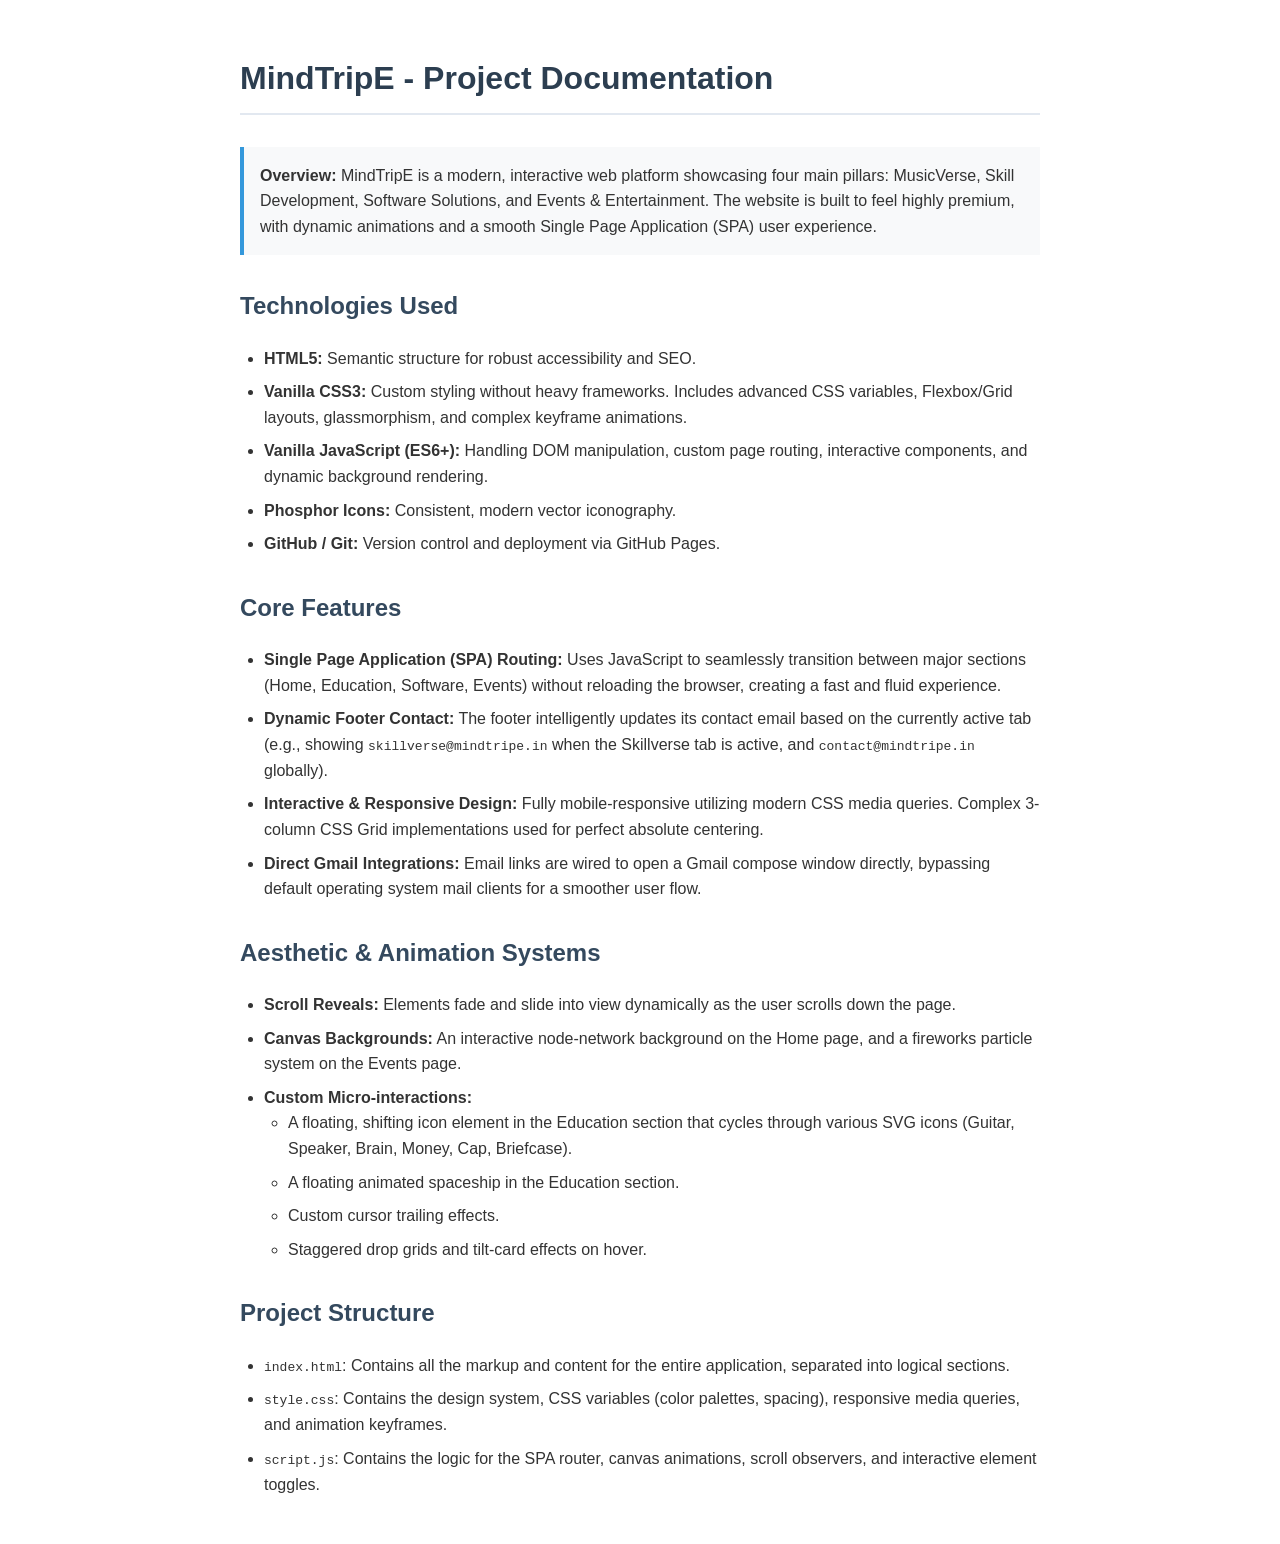
<file: Project_Report.html>
<!DOCTYPE html>
<html lang="en">
<head>
    <meta charset="UTF-8">
    <meta name="viewport" content="width=device-width, initial-scale=1.0">
    <title>MindTripE Project Documentation</title>
    <style>
        body {
            font-family: 'Segoe UI', Tahoma, Geneva, Verdana, sans-serif;
            line-height: 1.6;
            color: #333;
            max-width: 800px;
            margin: 0 auto;
            padding: 2rem;
        }
        h1 {
            color: #2c3e50;
            border-bottom: 2px solid #e2e8f0;
            padding-bottom: 0.5rem;
            margin-bottom: 2rem;
        }
        h2 {
            color: #34495e;
            margin-top: 2rem;
        }
        ul {
            padding-left: 1.5rem;
        }
        li {
            margin-bottom: 0.5rem;
        }
        .highlight {
            background-color: #f8f9fa;
            padding: 1rem;
            border-left: 4px solid #3498db;
            margin: 1rem 0;
        }
        @media print {
            body {
                padding: 0;
            }
        }
    </style>
</head>
<body>

    <h1>MindTripE - Project Documentation</h1>

    <div class="highlight">
        <strong>Overview:</strong> MindTripE is a modern, interactive web platform showcasing four main pillars: MusicVerse, Skill Development, Software Solutions, and Events & Entertainment. The website is built to feel highly premium, with dynamic animations and a smooth Single Page Application (SPA) user experience.
    </div>

    <h2>Technologies Used</h2>
    <ul>
        <li><strong>HTML5:</strong> Semantic structure for robust accessibility and SEO.</li>
        <li><strong>Vanilla CSS3:</strong> Custom styling without heavy frameworks. Includes advanced CSS variables, Flexbox/Grid layouts, glassmorphism, and complex keyframe animations.</li>
        <li><strong>Vanilla JavaScript (ES6+):</strong> Handling DOM manipulation, custom page routing, interactive components, and dynamic background rendering.</li>
        <li><strong>Phosphor Icons:</strong> Consistent, modern vector iconography.</li>
        <li><strong>GitHub / Git:</strong> Version control and deployment via GitHub Pages.</li>
    </ul>

    <h2>Core Features</h2>
    <ul>
        <li><strong>Single Page Application (SPA) Routing:</strong> Uses JavaScript to seamlessly transition between major sections (Home, Education, Software, Events) without reloading the browser, creating a fast and fluid experience.</li>
        <li><strong>Dynamic Footer Contact:</strong> The footer intelligently updates its contact email based on the currently active tab (e.g., showing <code>skillverse@mindtripe.in</code> when the Skillverse tab is active, and <code>contact@mindtripe.in</code> globally).</li>
        <li><strong>Interactive & Responsive Design:</strong> Fully mobile-responsive utilizing modern CSS media queries. Complex 3-column CSS Grid implementations used for perfect absolute centering.</li>
        <li><strong>Direct Gmail Integrations:</strong> Email links are wired to open a Gmail compose window directly, bypassing default operating system mail clients for a smoother user flow.</li>
    </ul>

    <h2>Aesthetic & Animation Systems</h2>
    <ul>
        <li><strong>Scroll Reveals:</strong> Elements fade and slide into view dynamically as the user scrolls down the page.</li>
        <li><strong>Canvas Backgrounds:</strong> An interactive node-network background on the Home page, and a fireworks particle system on the Events page.</li>
        <li><strong>Custom Micro-interactions:</strong> 
            <ul>
                <li>A floating, shifting icon element in the Education section that cycles through various SVG icons (Guitar, Speaker, Brain, Money, Cap, Briefcase).</li>
                <li>A floating animated spaceship in the Education section.</li>
                <li>Custom cursor trailing effects.</li>
                <li>Staggered drop grids and tilt-card effects on hover.</li>
            </ul>
        </li>
    </ul>

    <h2>Project Structure</h2>
    <ul>
        <li><code>index.html</code>: Contains all the markup and content for the entire application, separated into logical sections.</li>
        <li><code>style.css</code>: Contains the design system, CSS variables (color palettes, spacing), responsive media queries, and animation keyframes.</li>
        <li><code>script.js</code>: Contains the logic for the SPA router, canvas animations, scroll observers, and interactive element toggles.</li>
    </ul>

</body>
</html>
</file>
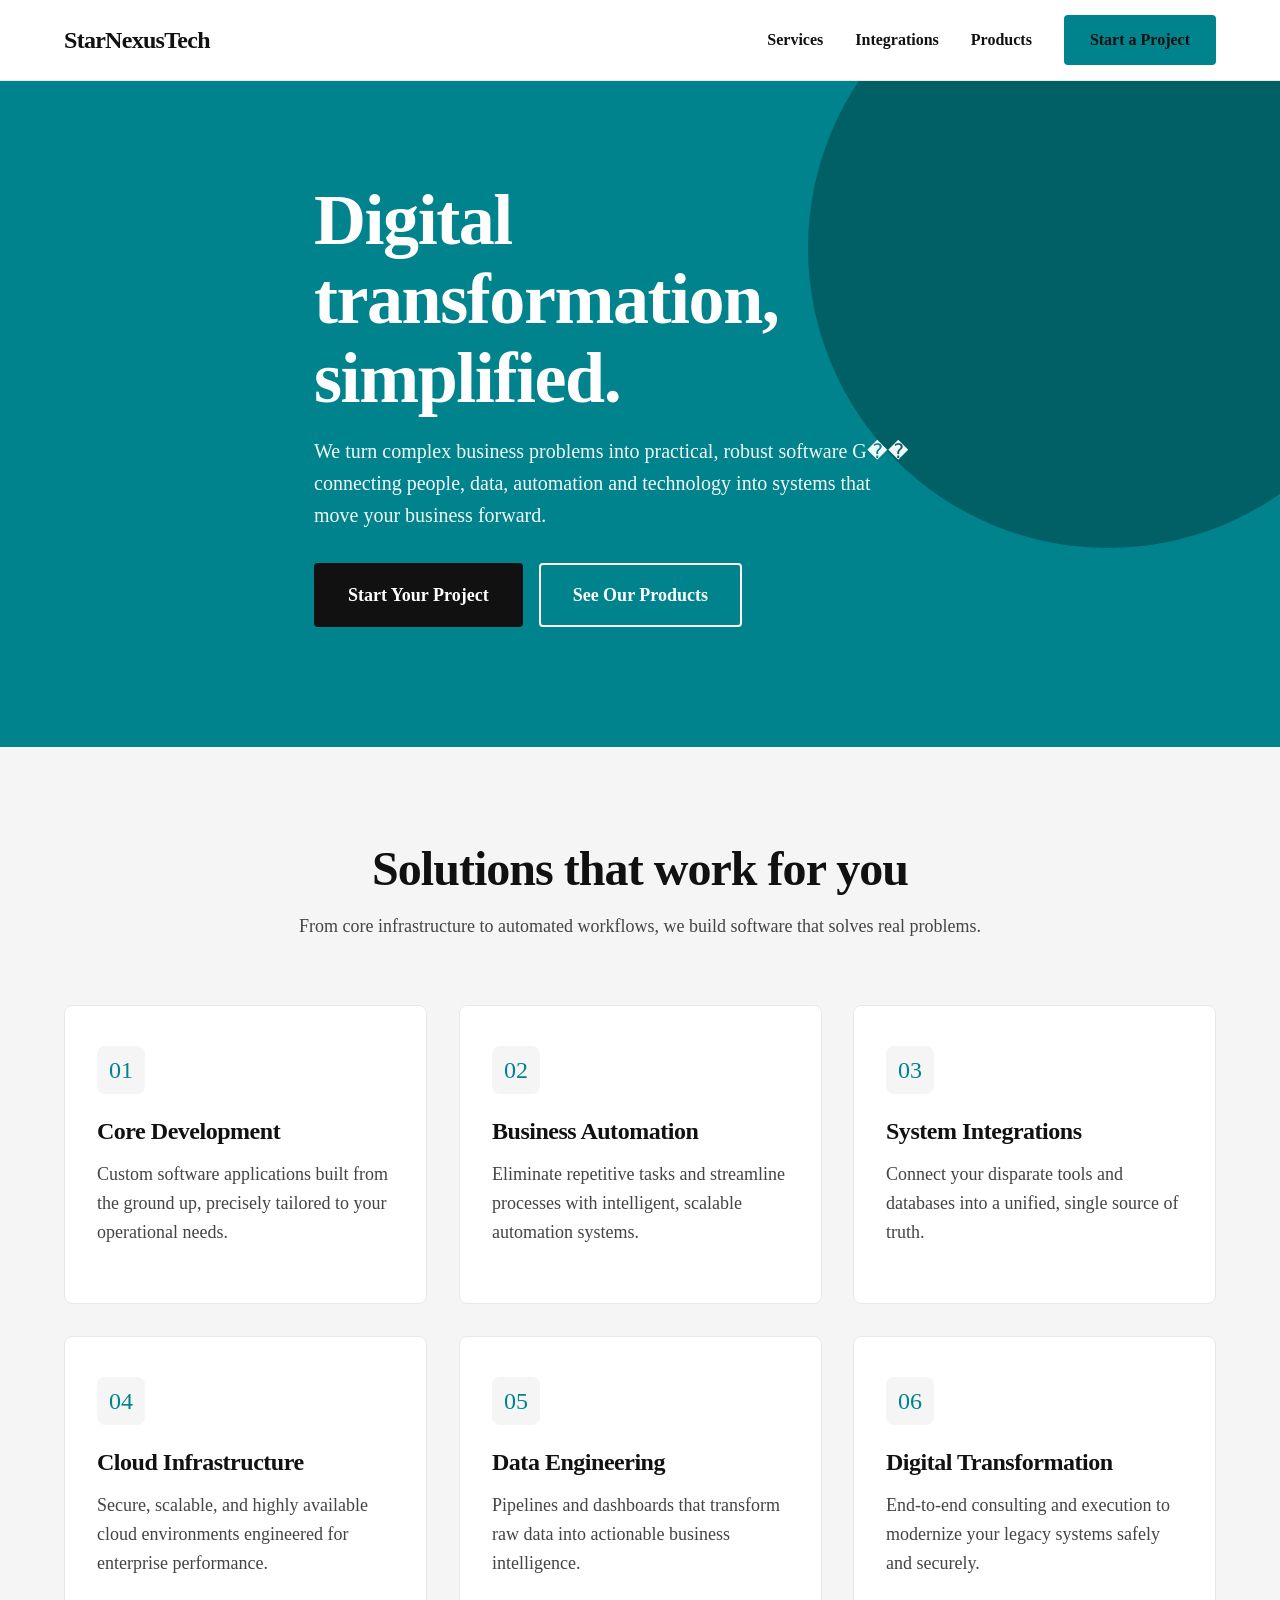
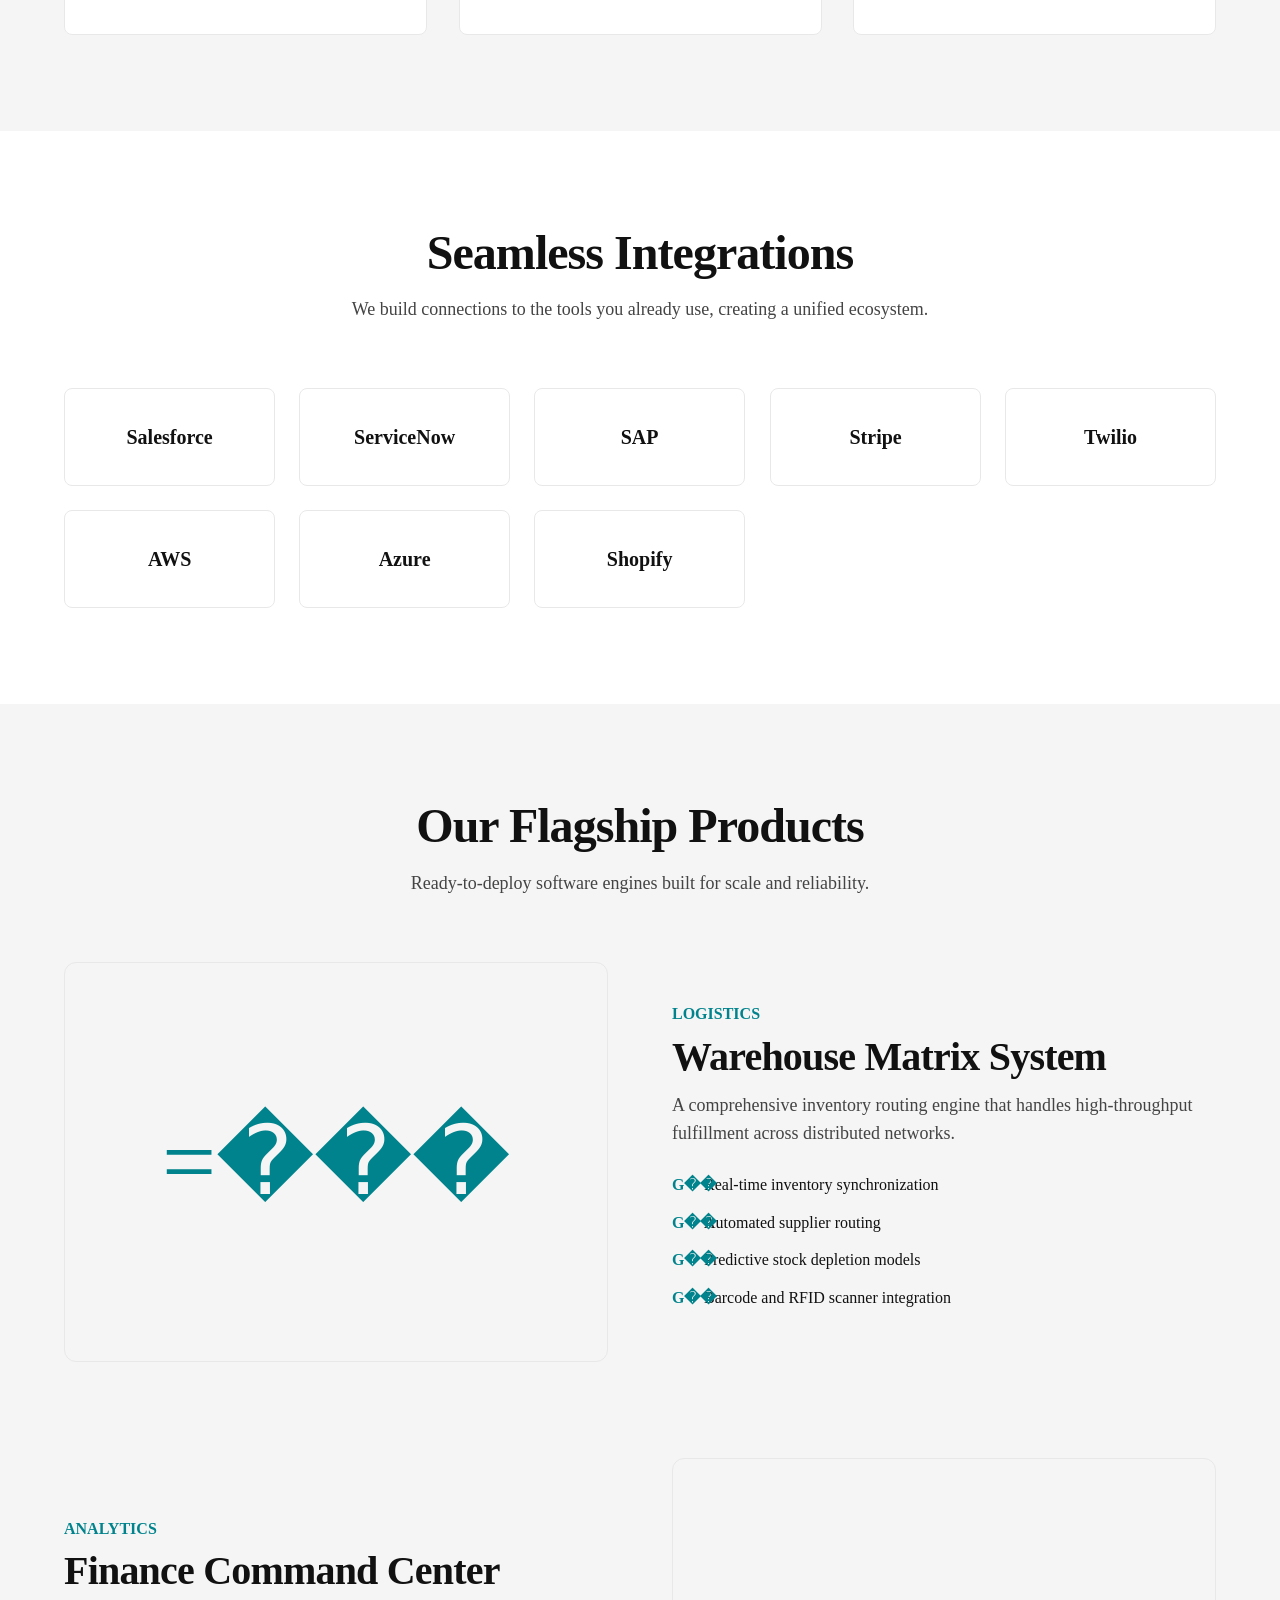
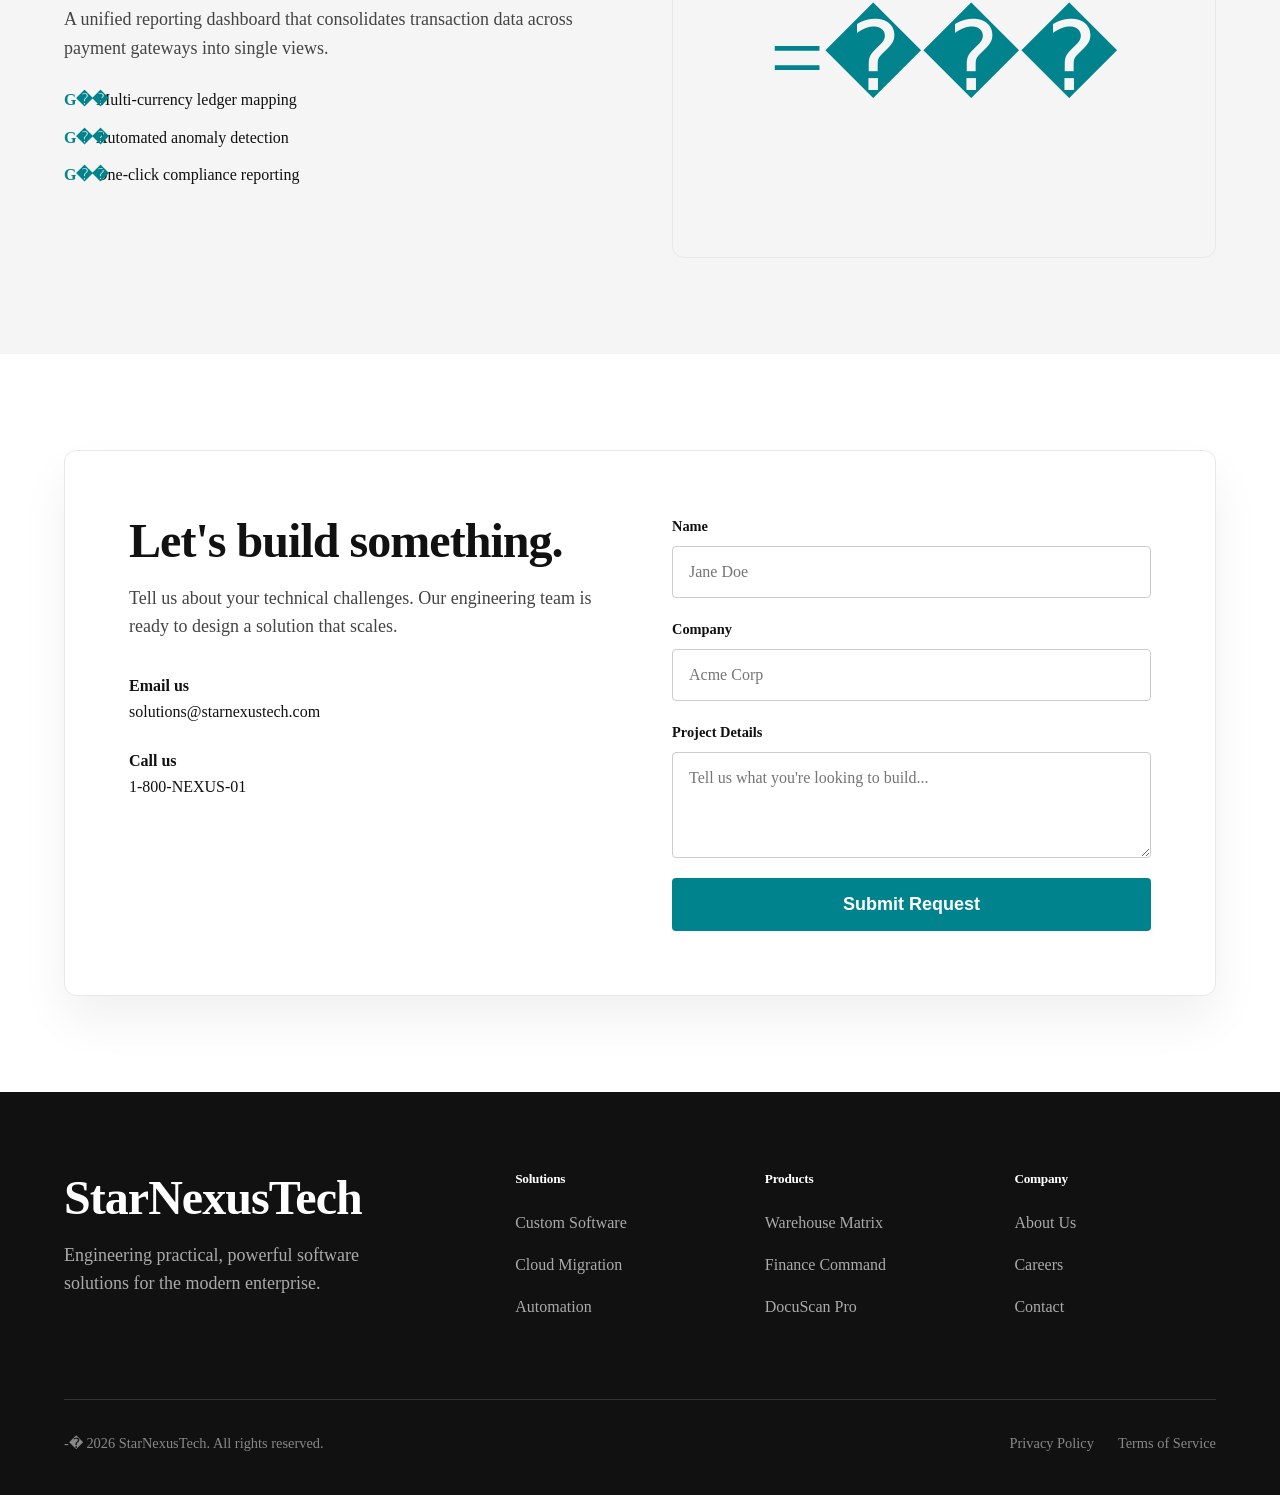
<file: sample/software-godaddy.html>
<!DOCTYPE html>
<html lang="en">
<head>
    <meta charset="UTF-8">
    <meta name="viewport" content="width=device-width, initial-scale=1.0">
    <title>StarNexusTech G�� Software Solutions</title>
    <!-- Use Inter for that clean, professional GoDaddy-esque look -->
    <link rel="preconnect" href="https://fonts.googleapis.com">
    <link rel="preconnect" href="https://fonts.gstatic.com" crossorigin>
    <link href="https://fonts.googleapis.com/css2?family=Comfortaa:wght@300;400;500;600;700&display=swap" rel="stylesheet">
    <link rel="icon" type="image/png" href="../images/round%20logo.png">

    <style>
        :root {
            /* GoDaddy-inspired Palette */
            --gd-teal: #00838C;
            --gd-teal-dark: #006066;
            --gd-black: #111111;
            --gd-white: #FFFFFF;
            --gd-gray-light: #F5F5F5;
            --gd-gray-med: #E8E8E8;
            --gd-text-gray: #444444;
            --gd-blue: #00A4A6; /* Accents */
            
            --max-width: 1200px;
        }

        * {
            margin: 0;
            padding: 0;
            box-sizing: border-box;
        }

        html {
            scroll-behavior: smooth;
        }

        body {
            font-family: var(--font-body);
            color: var(--gd-black);
            background-color: var(--gd-white);
            line-height: 1.6;
            -webkit-font-smoothing: antialiased;
        }

        a {
            text-decoration: none;
            color: inherit;
        }

        ul {
            list-style: none;
        }

        .container {
            max-width: var(--max-width);
            margin: 0 auto;
            padding: 0 24px;
        }

        /* Typography */
        h1, h2, h3, h4, h5 {
            font-weight: 700;
            line-height: 1.1;
            margin-bottom: 16px;
            letter-spacing: -0.02em;
        }

        h1 { font-size: clamp(3rem, 6vw, 4.5rem); font-weight: 800; }
        h2 { font-size: clamp(2rem, 4vw, 3rem); }
        h3 { font-size: 1.5rem; }
        p { margin-bottom: 16px; font-size: 1.125rem; color: var(--gd-text-gray); }

        /* Buttons */
        .btn {
            display: inline-block;
            font-weight: 600;
            font-size: 1.125rem;
            padding: 16px 32px;
            border-radius: 4px;
            text-align: center;
            transition: all 0.2s ease;
            cursor: pointer;
            border: 2px solid transparent;
        }
        
        .btn-primary {
            background-color: var(--gd-black);
            color: var(--gd-white);
        }
        
        .btn-primary:hover {
            background-color: #333333;
        }

        .btn-teal {
            background-color: var(--gd-teal);
            color: var(--gd-white);
        }
        
        .btn-teal:hover {
            background-color: var(--gd-teal-dark);
        }

        .btn-outline {
            background-color: transparent;
            color: var(--gd-black);
            border-color: var(--gd-black);
        }
        
        .btn-outline:hover {
            background-color: var(--gd-black);
            color: var(--gd-white);
        }

        /* Header */
        header {
            background-color: var(--gd-white);
            border-bottom: 1px solid var(--gd-gray-med);
            position: sticky;
            top: 0;
            z-index: 1000;
        }

        .nav-wrapper {
            display: flex;
            justify-content: space-between;
            align-items: center;
            height: 80px;
        }

        .logo {
            font-size: 1.5rem;
            font-weight: 800;
            letter-spacing: -0.03em;
            display: flex;
            align-items: center;
            gap: 8px;
        }
        .logo img { height: 32px; }

        .nav-links {
            display: flex;
            gap: 32px;
            align-items: center;
        }

        .nav-links a {
            font-weight: 600;
            font-size: 1rem;
            color: var(--gd-black);
        }

        .nav-links a:hover {
            color: var(--gd-teal);
        }
        
        @media (max-width: 768px) {
            .nav-links { display: none; }
        }

        /* Hero Section */
        .hero {
            background-color: var(--gd-teal);
            color: var(--gd-white);
            padding: 100px 0 120px;
            position: relative;
            overflow: hidden;
        }
        .hero p {
            color: var(--gd-white);
            font-size: 1.25rem;
            max-width: 600px;
            margin-bottom: 32px;
            opacity: 0.95;
        }
        .hero .hero-content {
            position: relative;
            z-index: 2;
            max-width: 700px;
        }
        
        /* GoDaddy style decorative shape in Hero */
        .hero::after {
            content: '';
            position: absolute;
            top: -20%;
            right: -10%;
            width: 600px;
            height: 600px;
            background-color: var(--gd-teal-dark);
            border-radius: 50%;
            z-index: 1;
        }

        /* Sections */
        .section-padding {
            padding: 96px 0;
        }

        .bg-light {
            background-color: var(--gd-gray-light);
        }

        .section-header {
            text-align: center;
            max-width: 700px;
            margin: 0 auto 64px;
        }

        /* Staggered Drop Grid Animation */
        .staggered-drop-grid.reveal {
            transform: none !important;
            opacity: 1 !important;
            transition: none !important;
        }

        .staggered-drop-grid > * {
            opacity: 0;
            transform: translateY(-60px);
        }

        .staggered-drop-grid.active > * {
            animation: dropArrange 0.7s cubic-bezier(0.25, 1, 0.5, 1) forwards;
        }

        .staggered-drop-grid.active > *:nth-child(1) { animation-delay: 0.1s; }
        .staggered-drop-grid.active > *:nth-child(2) { animation-delay: 0.2s; }
        .staggered-drop-grid.active > *:nth-child(3) { animation-delay: 0.3s; }
        .staggered-drop-grid.active > *:nth-child(4) { animation-delay: 0.4s; }
        .staggered-drop-grid.active > *:nth-child(5) { animation-delay: 0.5s; }
        .staggered-drop-grid.active > *:nth-child(6) { animation-delay: 0.6s; }

        @keyframes dropArrange {
            0% { opacity: 0; transform: translateY(-60px) scale(0.98); }
            60% { transform: translateY(5px) scale(1); }
            100% { opacity: 1; transform: translateY(0) scale(1); }
        }

        /* Cards Grid */
        .grid-3 {
            display: grid;
            grid-template-columns: repeat(auto-fit, minmax(300px, 1fr));
            gap: 32px;
        }

        /* Services Cards */
        .card {
            background: var(--gd-white);
            border: 1px solid var(--gd-gray-med);
            border-radius: 8px;
            padding: 40px 32px;
            transition: transform 0.3s ease, box-shadow 0.3s ease;
            position: relative;
            overflow: hidden;
        }
        
        .card:hover {
            transform: translateY(-5px);
            box-shadow: 0 20px 40px rgba(0,0,0,0.08);
            border-color: var(--gd-teal);
        }
        
        /* Top accent line for GoDaddy style */
        .card::before {
            content: '';
            position: absolute;
            top: 0;
            left: 0;
            width: 100%;
            height: 4px;
            background-color: transparent;
            transition: background-color 0.3s;
        }
        
        .card:hover::before {
            background-color: var(--gd-teal);
        }

        .card-icon {
            width: 48px;
            height: 48px;
            background-color: var(--gd-gray-light);
            border-radius: 8px;
            display: flex;
            align-items: center;
            justify-content: center;
            margin-bottom: 24px;
            font-size: 1.5rem;
            color: var(--gd-teal);
        }

        /* Integration Logos */
        .logo-grid {
            display: grid;
            grid-template-columns: repeat(auto-fit, minmax(200px, 1fr));
            gap: 24px;
        }
        
        .logo-card {
            background: var(--gd-white);
            border: 1px solid var(--gd-gray-med);
            padding: 32px;
            border-radius: 8px;
            text-align: center;
            font-weight: 700;
            font-size: 1.25rem;
            color: var(--gd-black);
            transition: all 0.2s;
        }
        
        .logo-card:hover {
            border-color: var(--gd-teal);
            color: var(--gd-teal);
            box-shadow: 0 10px 20px rgba(0,0,0,0.05);
        }

        /* Product Showcase */
        .product-row {
            display: grid;
            grid-template-columns: 1fr 1fr;
            gap: 64px;
            align-items: center;
            margin-bottom: 96px;
        }
        
        .product-row:last-child {
            margin-bottom: 0;
        }

        .product-row.reverse {
            direction: rtl;
        }
        .product-row.reverse > * {
            direction: ltr;
        }

        .product-visual {
            background-color: var(--gd-gray-light);
            border-radius: 12px;
            height: 400px;
            display: flex;
            align-items: center;
            justify-content: center;
            font-size: 6rem;
            color: var(--gd-teal);
            border: 1px solid var(--gd-gray-med);
        }
        
        .product-content h3 {
            font-size: 2.5rem;
            margin-bottom: 12px;
        }
        
        .product-content ul {
            margin-top: 24px;
        }
        
        .product-content li {
            position: relative;
            padding-left: 32px;
            margin-bottom: 12px;
            font-weight: 500;
        }
        
        .product-content li::before {
            content: 'G��';
            position: absolute;
            left: 0;
            top: 0;
            color: var(--gd-teal);
            font-weight: bold;
        }
        
        @media (max-width: 900px) {
            .product-row { grid-template-columns: 1fr; gap: 40px; }
            .product-visual { height: 300px; }
        }

        /* Contact Section */
        .contact-grid {
            display: grid;
            grid-template-columns: 1fr 1fr;
            gap: 64px;
            background: var(--gd-white);
            border: 1px solid var(--gd-gray-med);
            border-radius: 12px;
            padding: 64px;
            box-shadow: 0 24px 48px rgba(0,0,0,0.06);
        }
        
        .contact-form {
            display: grid;
            gap: 20px;
        }
        
        .form-group {
            display: grid;
            gap: 8px;
        }
        
        label {
            font-weight: 600;
            font-size: 0.9rem;
        }
        
        input, textarea {
            width: 100%;
            padding: 16px;
            border: 1px solid #ccc;
            border-radius: 4px;
            font-family: inherit;
            font-size: 1rem;
            transition: border-color 0.2s;
        }
        
        input:focus, textarea:focus {
            outline: none;
            border-color: var(--gd-teal);
            box-shadow: 0 0 0 3px rgba(0, 131, 140, 0.1);
        }

        @media (max-width: 900px) {
            .contact-grid { grid-template-columns: 1fr; padding: 32px; }
        }

        /* Footer */
        footer {
            background-color: var(--gd-black);
            color: var(--gd-white);
            padding: 80px 0 40px;
        }
        
        .footer-grid {
            display: grid;
            grid-template-columns: 2fr 1fr 1fr 1fr;
            gap: 48px;
            margin-bottom: 64px;
        }
        
        .footer-grid h5 {
            color: var(--gd-white);
            margin-bottom: 24px;
        }
        
        .footer-grid li {
            margin-bottom: 16px;
            color: #AAAAAA;
        }
        
        .footer-grid a:hover {
            color: var(--gd-white);
        }
        
        .footer-bottom {
            border-top: 1px solid #333333;
            padding-top: 32px;
            display: flex;
            justify-content: space-between;
            color: #888888;
            font-size: 0.9rem;
        }

        @media (max-width: 768px) {
            .footer-grid { grid-template-columns: 1fr 1fr; }
        }
    </style>
</head>
<body>

    <header>
        <div class="container nav-wrapper">
            <a href="#" class="logo">
                StarNexusTech
            </a>
            <div class="nav-links">
                <a href="#services">Services</a>
                <a href="#integrations">Integrations</a>
                <a href="#products">Products</a>
                <a href="#contact" class="btn btn-teal" style="padding: 10px 24px;">Start a Project</a>
            </div>
        </div>
    </header>

    <section class="hero">
        <div class="container hero-content">
            <h1>Digital transformation, simplified.</h1>
            <p>We turn complex business problems into practical, robust software G�� connecting people, data, automation and technology into systems that move your business forward.</p>
            <div style="display: flex; gap: 16px; flex-wrap: wrap;">
                <a href="#contact" class="btn btn-primary">Start Your Project</a>
                <a href="#products" class="btn btn-outline" style="background: transparent; color: white; border-color: white;">See Our Products</a>
            </div>
        </div>
    </section>

    <section id="services" class="section-padding bg-light">
        <div class="container">
            <div class="section-header">
                <h2>Solutions that work for you</h2>
                <p>From core infrastructure to automated workflows, we build software that solves real problems.</p>
            </div>
            
            <!-- Staggered Drop Grid Applied Here -->
            <div class="grid-3 staggered-drop-grid">
                <div class="card">
                    <div class="card-icon">01</div>
                    <h3>Core Development</h3>
                    <p>Custom software applications built from the ground up, precisely tailored to your operational needs.</p>
                </div>
                <div class="card">
                    <div class="card-icon">02</div>
                    <h3>Business Automation</h3>
                    <p>Eliminate repetitive tasks and streamline processes with intelligent, scalable automation systems.</p>
                </div>
                <div class="card">
                    <div class="card-icon">03</div>
                    <h3>System Integrations</h3>
                    <p>Connect your disparate tools and databases into a unified, single source of truth.</p>
                </div>
                <div class="card">
                    <div class="card-icon">04</div>
                    <h3>Cloud Infrastructure</h3>
                    <p>Secure, scalable, and highly available cloud environments engineered for enterprise performance.</p>
                </div>
                <div class="card">
                    <div class="card-icon">05</div>
                    <h3>Data Engineering</h3>
                    <p>Pipelines and dashboards that transform raw data into actionable business intelligence.</p>
                </div>
                <div class="card">
                    <div class="card-icon">06</div>
                    <h3>Digital Transformation</h3>
                    <p>End-to-end consulting and execution to modernize your legacy systems safely and securely.</p>
                </div>
            </div>
        </div>
    </section>

    <section id="integrations" class="section-padding">
        <div class="container">
            <div class="section-header">
                <h2>Seamless Integrations</h2>
                <p>We build connections to the tools you already use, creating a unified ecosystem.</p>
            </div>
            
            <!-- Staggered Drop Grid Applied Here -->
            <div class="logo-grid staggered-drop-grid">
                <div class="logo-card">Salesforce</div>
                <div class="logo-card">ServiceNow</div>
                <div class="logo-card">SAP</div>
                <div class="logo-card">Stripe</div>
                <div class="logo-card">Twilio</div>
                <div class="logo-card">AWS</div>
                <div class="logo-card">Azure</div>
                <div class="logo-card">Shopify</div>
            </div>
        </div>
    </section>

    <section id="products" class="section-padding bg-light">
        <div class="container">
            <div class="section-header">
                <h2>Our Flagship Products</h2>
                <p>Ready-to-deploy software engines built for scale and reliability.</p>
            </div>

            <div class="product-row">
                <div class="product-visual">=���</div>
                <div class="product-content">
                    <div style="color: var(--gd-teal); font-weight: 700; margin-bottom: 8px;">LOGISTICS</div>
                    <h3>Warehouse Matrix System</h3>
                    <p>A comprehensive inventory routing engine that handles high-throughput fulfillment across distributed networks.</p>
                    
                    <!-- Staggered Drop Grid on list items -->
                    <ul class="staggered-drop-grid">
                        <li>Real-time inventory synchronization</li>
                        <li>Automated supplier routing</li>
                        <li>Predictive stock depletion models</li>
                        <li>Barcode and RFID scanner integration</li>
                    </ul>
                </div>
            </div>

            <div class="product-row reverse">
                <div class="product-visual">=���</div>
                <div class="product-content">
                    <div style="color: var(--gd-teal); font-weight: 700; margin-bottom: 8px;">ANALYTICS</div>
                    <h3>Finance Command Center</h3>
                    <p>A unified reporting dashboard that consolidates transaction data across payment gateways into single views.</p>
                    
                    <!-- Staggered Drop Grid on list items -->
                    <ul class="staggered-drop-grid">
                        <li>Multi-currency ledger mapping</li>
                        <li>Automated anomaly detection</li>
                        <li>One-click compliance reporting</li>
                    </ul>
                </div>
            </div>
        </div>
    </section>

    <section id="contact" class="section-padding">
        <div class="container">
            <div class="contact-grid">
                <div>
                    <h2>Let's build something.</h2>
                    <p style="margin-bottom: 32px;">Tell us about your technical challenges. Our engineering team is ready to design a solution that scales.</p>
                    <div style="margin-bottom: 24px;">
                        <strong>Email us</strong><br>
                        solutions@starnexustech.com
                    </div>
                    <div>
                        <strong>Call us</strong><br>
                        1-800-NEXUS-01
                    </div>
                </div>
                <form class="contact-form">
                    <div class="form-group">
                        <label>Name</label>
                        <input type="text" placeholder="Jane Doe">
                    </div>
                    <div class="form-group">
                        <label>Company</label>
                        <input type="text" placeholder="Acme Corp">
                    </div>
                    <div class="form-group">
                        <label>Project Details</label>
                        <textarea placeholder="Tell us what you're looking to build..." rows="4"></textarea>
                    </div>
                    <button type="button" class="btn btn-teal" style="width: 100%; border: none;">Submit Request</button>
                </form>
            </div>
        </div>
    </section>

    <footer>
        <div class="container">
            <div class="footer-grid">
                <div>
                    <h2 style="color: white; margin-bottom: 16px;">StarNexusTech</h2>
                    <p style="color: #AAAAAA; max-width: 300px;">Engineering practical, powerful software solutions for the modern enterprise.</p>
                </div>
                <div>
                    <h5>Solutions</h5>
                    <ul>
                        <li><a href="#">Custom Software</a></li>
                        <li><a href="#">Cloud Migration</a></li>
                        <li><a href="#">Automation</a></li>
                    </ul>
                </div>
                <div>
                    <h5>Products</h5>
                    <ul>
                        <li><a href="#">Warehouse Matrix</a></li>
                        <li><a href="#">Finance Command</a></li>
                        <li><a href="#">DocuScan Pro</a></li>
                    </ul>
                </div>
                <div>
                    <h5>Company</h5>
                    <ul>
                        <li><a href="#">About Us</a></li>
                        <li><a href="#">Careers</a></li>
                        <li><a href="#">Contact</a></li>
                    </ul>
                </div>
            </div>
            <div class="footer-bottom">
                <div>-� 2026 StarNexusTech. All rights reserved.</div>
                <div style="display: flex; gap: 24px;">
                    <a href="#">Privacy Policy</a>
                    <a href="#">Terms of Service</a>
                </div>
            </div>
        </div>
    </footer>

    <script>
        // Intersection Observer for the Staggered Drop Grid Animation
        document.addEventListener('DOMContentLoaded', () => {
            const staggeredGrids = document.querySelectorAll('.staggered-drop-grid');
            
            const gridObserver = new IntersectionObserver((entries, observer) => {
                entries.forEach(entry => {
                    if (entry.isIntersecting) {
                        entry.target.classList.add('active');
                        // Unobserve after animating once
                        observer.unobserve(entry.target);
                    }
                });
            }, {
                // Trigger when 10% of the element is visible
                threshold: 0.1,
                rootMargin: "0px 0px -50px 0px"
            });
            
            staggeredGrids.forEach(grid => {
                gridObserver.observe(grid);
            });
        });
    </script>
</body>
</html>
</file>
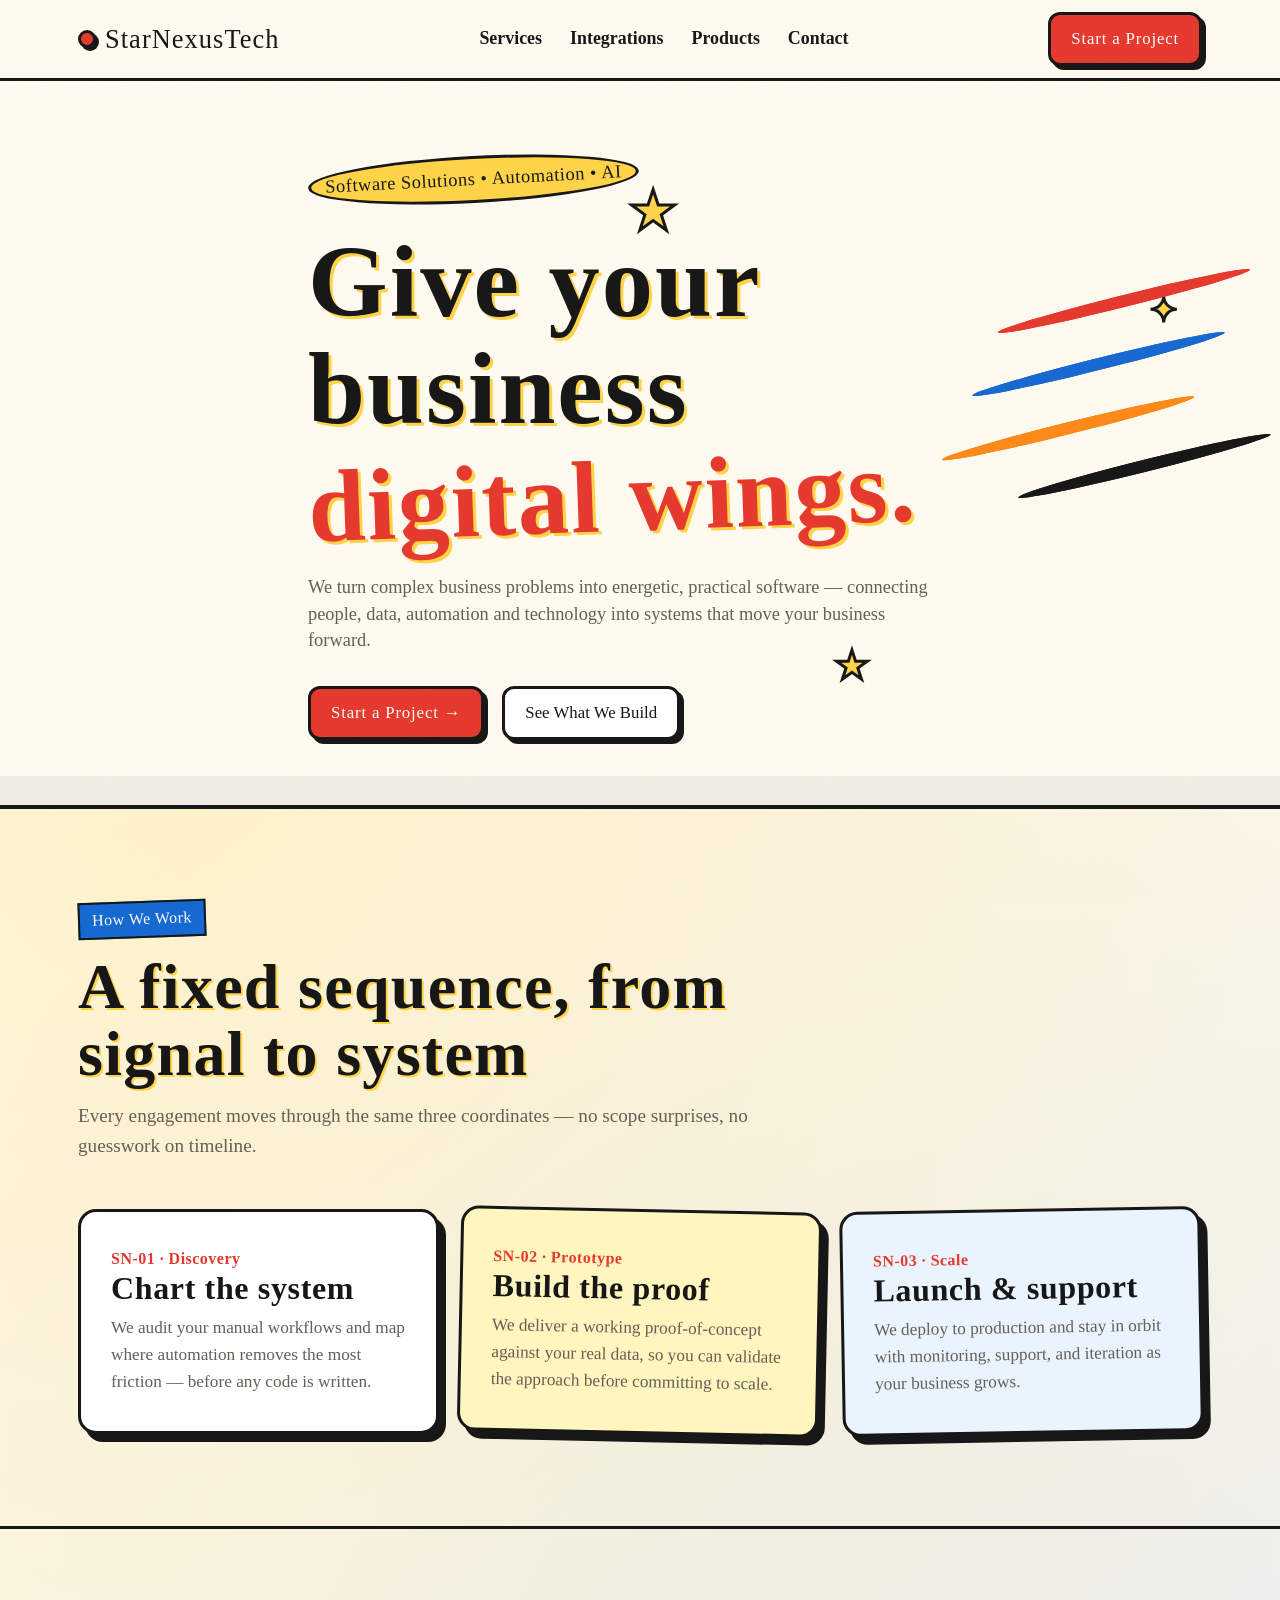
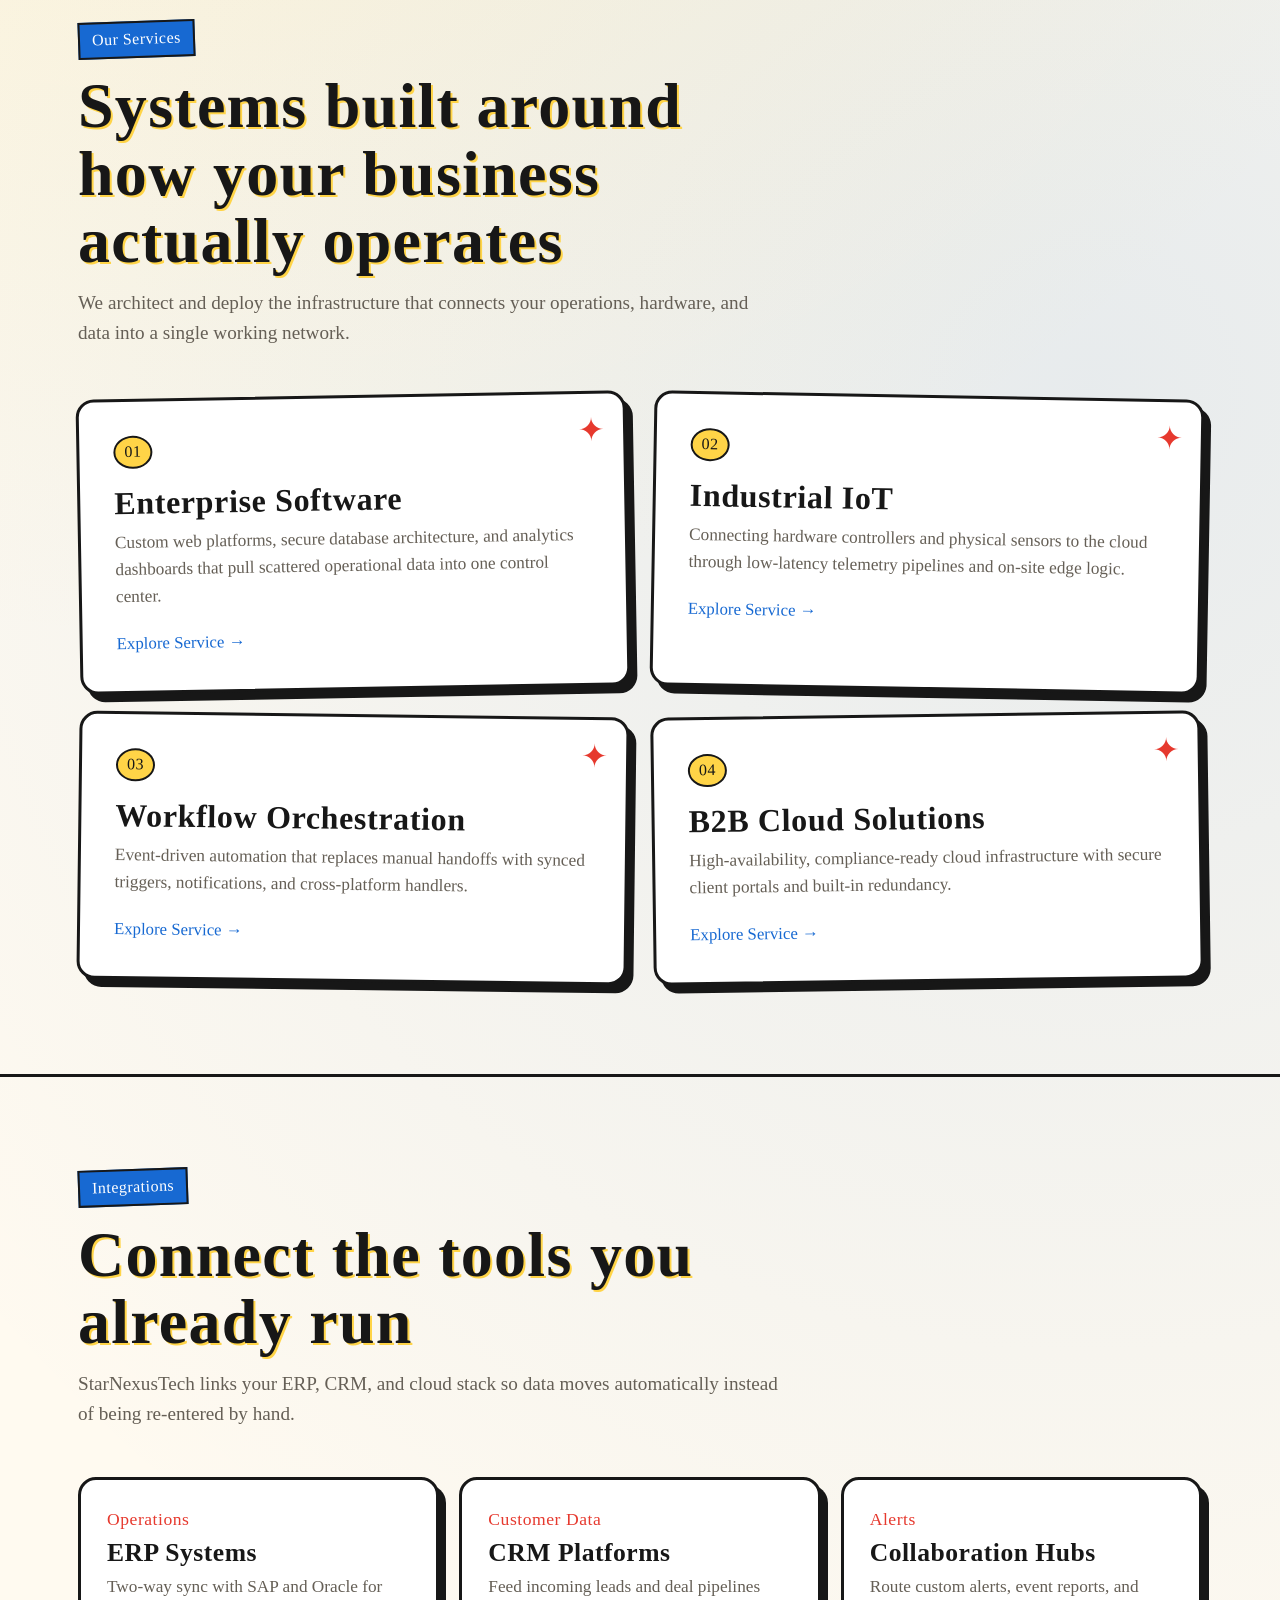
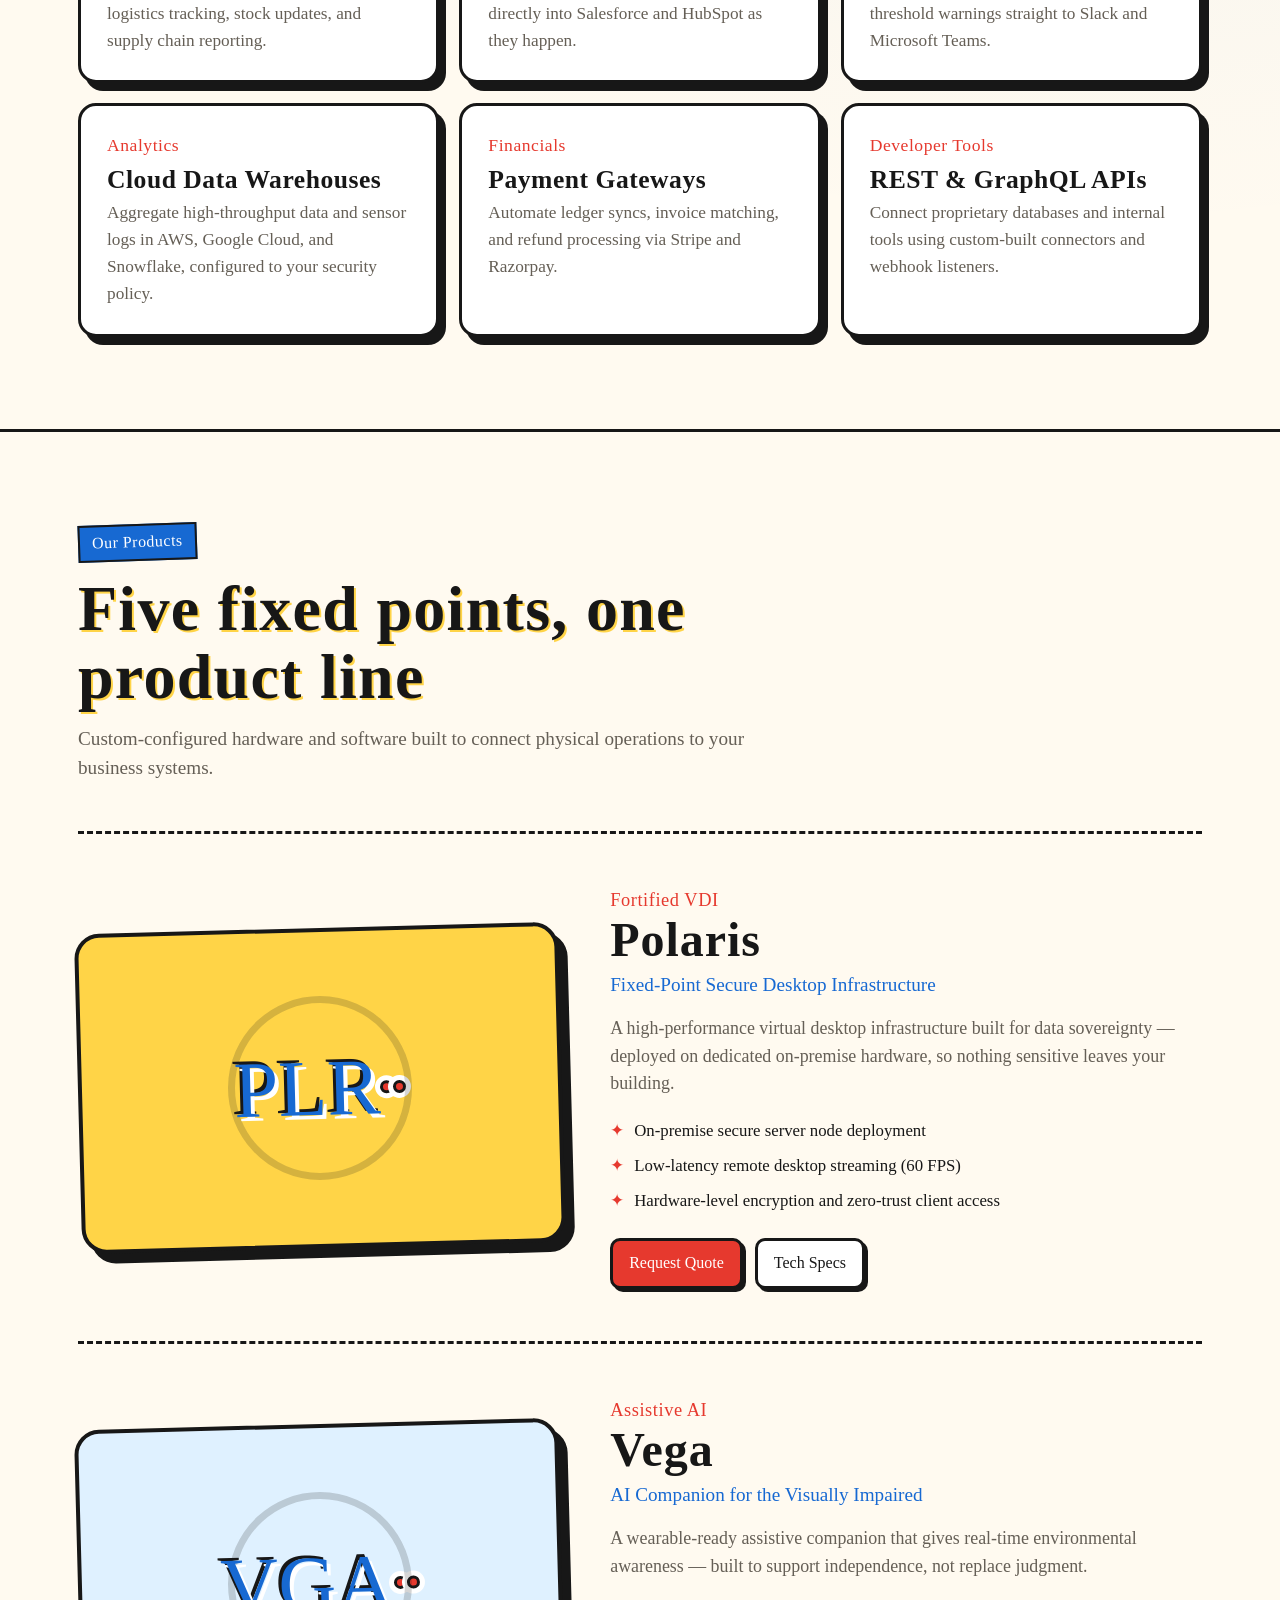
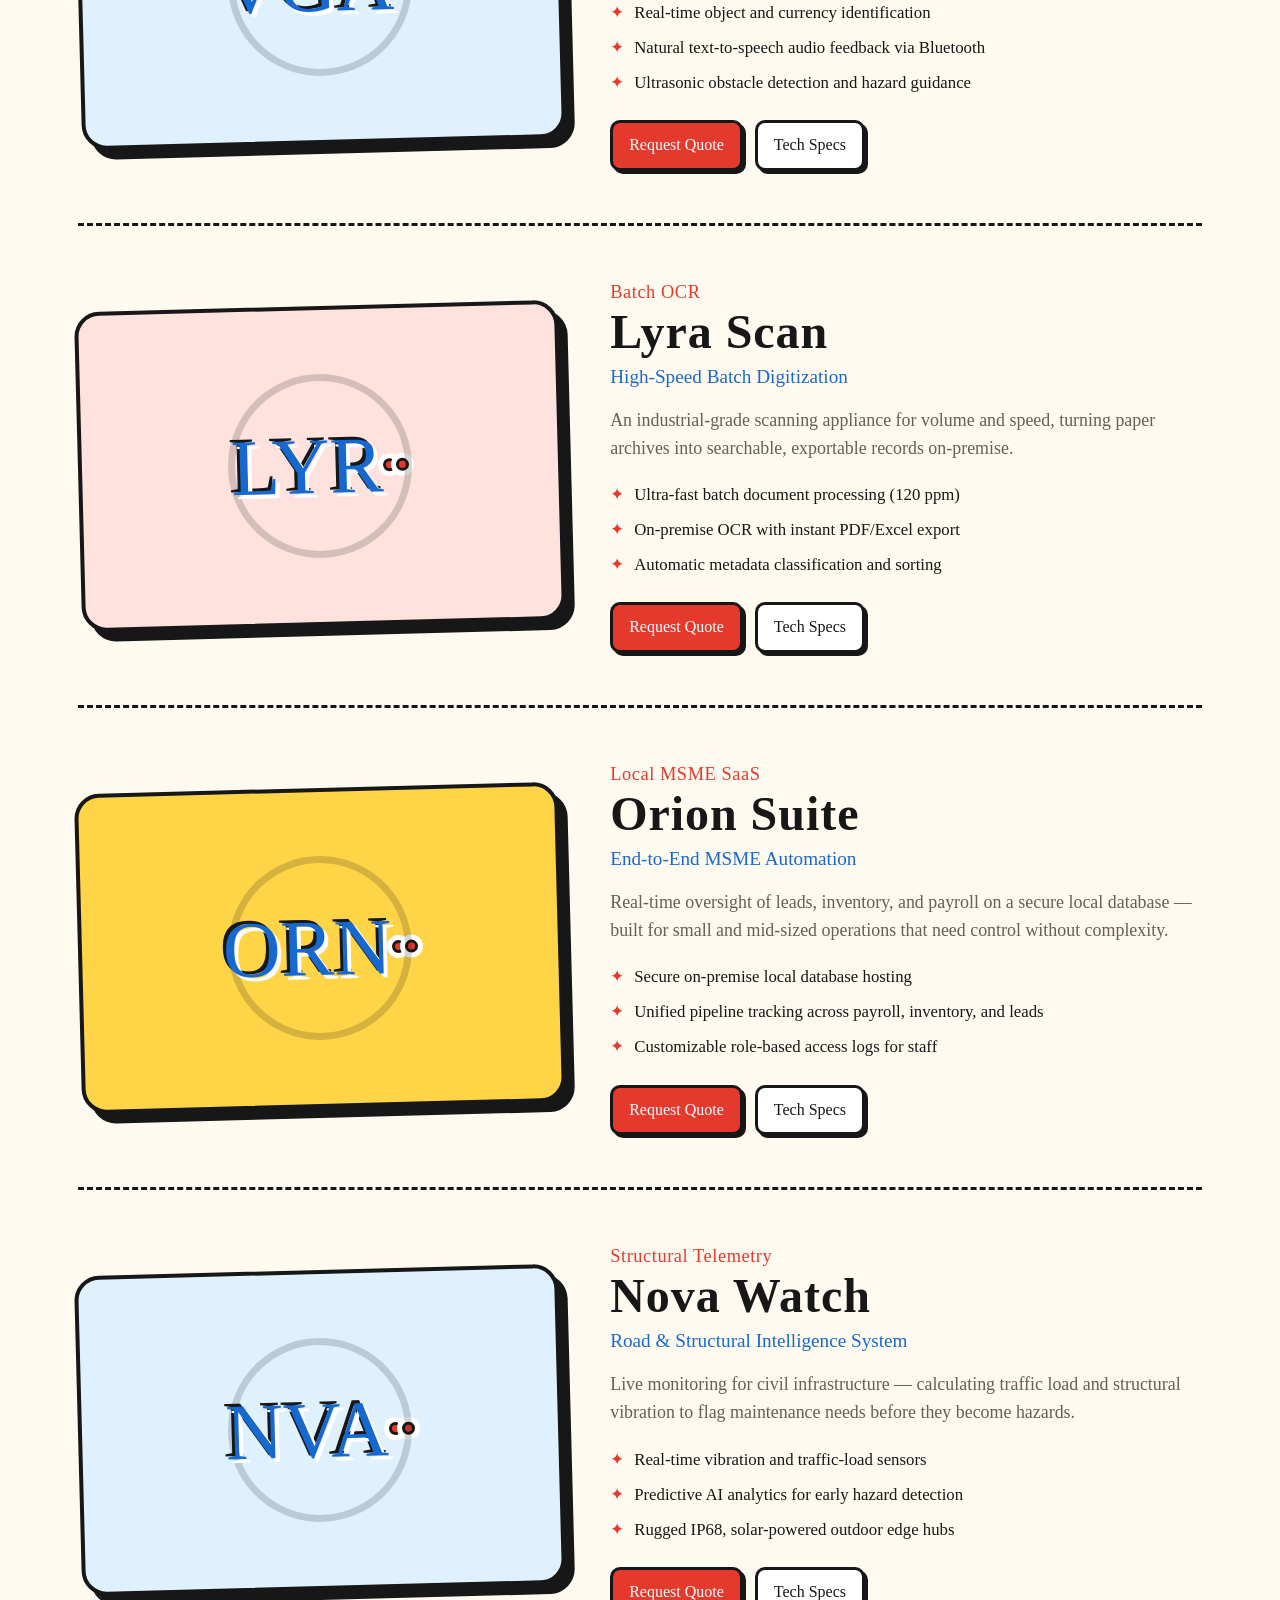
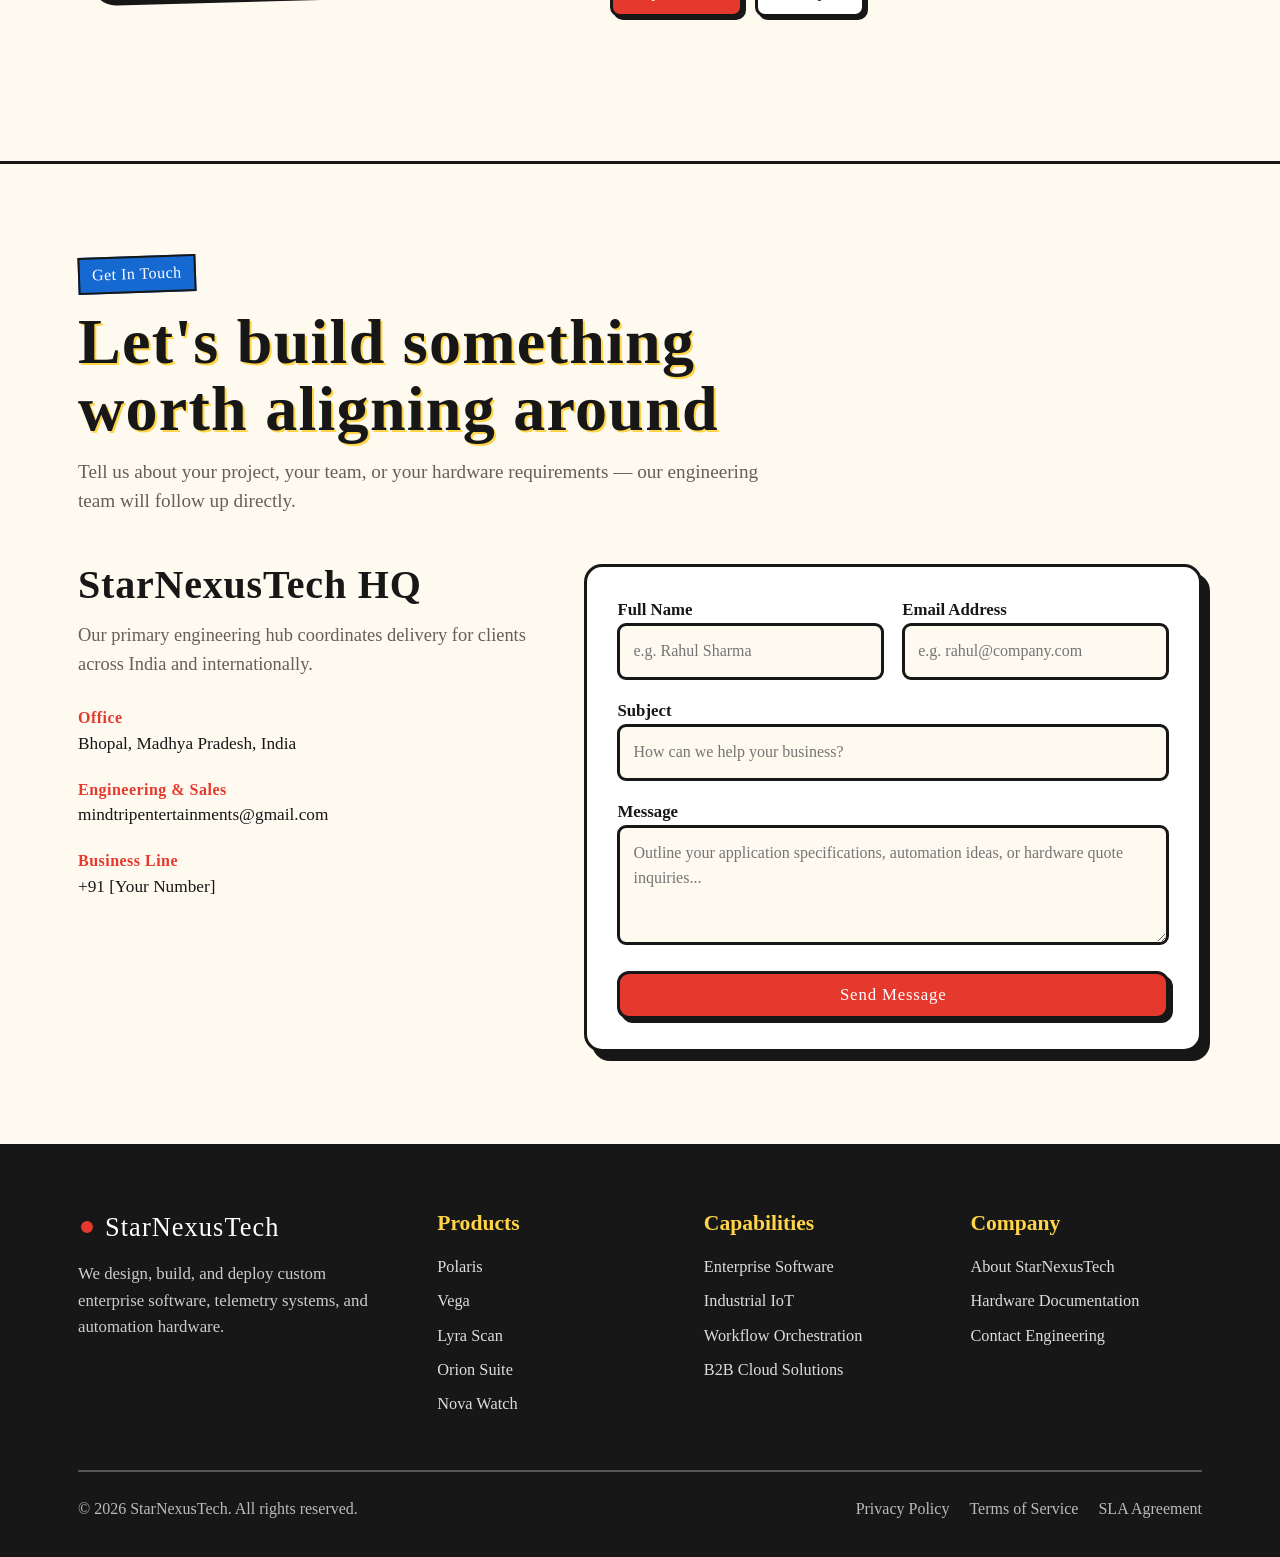
<file: sample/software-sample-2.html>
<!DOCTYPE html>
<html lang="en">
<head>
<meta charset="UTF-8">
<meta name="viewport" content="width=device-width, initial-scale=1.0">
<title>StarNexusTech — Software Solutions</title>
<link rel="preconnect" href="https://fonts.googleapis.com">
<link rel="preconnect" href="https://fonts.gstatic.com" crossorigin>
<link href="https://fonts.googleapis.com/css2?family=Comfortaa:wght@300;400;500;600;700&display=swap" rel="stylesheet">

<style>


:root{
  --ink:#171717;
  --paper:#fffaf0;
  --paper2:#f4ead8;
  --red:#e6392e;
  --orange:#ff8a18;
  --yellow:#ffd447;
  --blue:#1769d2;
  --green:#2b9a62;
  --muted:#655f56;
  --line:#171717;
  --maxw:1180px;
}

*{margin:0;padding:0;box-sizing:border-box}
html{scroll-behavior:smooth}
body{
  background:
    radial-gradient(circle at 15% 10%,rgba(255,212,71,.22),transparent 20%),
    radial-gradient(circle at 85% 25%,rgba(23,105,210,.10),transparent 24%),
    var(--paper);
  color:var(--ink);
  font-family: var(--font-body);
  line-height:1.55;
  overflow-x:hidden;
}
body:before{
  content:"";
  position:fixed;inset:0;pointer-events:none;z-index:100;
  opacity:.055;
  background-image:url("data:image/svg+xml,%3Csvg xmlns='http://www.w3.org/2000/svg' width='180' height='180' viewBox='0 0 180 180'%3E%3Cfilter id='n'%3E%3CfeTurbulence type='fractalNoise' baseFrequency='.85' numOctaves='3' stitchTiles='stitch'/%3E%3C/filter%3E%3Crect width='100%25' height='100%25' filter='url(%23n)' opacity='.35'/%3E%3C/svg%3E");
}
h1,h2,h3,h4{font-family: var(--font-heading);letter-spacing:.02em;line-height:1.05}
a{color:inherit;text-decoration:none}
.wrap{max-width:var(--maxw);margin:auto;padding:0 28px}
img,svg{display:block;max-width:100%}
.mono{font-family: var(--font-body);text-transform:none;letter-spacing:.03em;font-size:1rem}

header{
  position:sticky;top:0;z-index:50;
  background:rgba(255,250,240,.92);
  backdrop-filter:blur(10px);
  border-bottom:3px solid var(--ink);
}
nav.wrap{height:78px;display:flex;align-items:center;justify-content:space-between}
.brand{
  display:flex;align-items:center;gap:9px;
  font-family: var(--font-heading);font-size:1.65rem;letter-spacing:.04em;
}
.brand .dot{
  width:18px;height:18px;background:var(--red);border:3px solid var(--ink);
  border-radius:50%;box-shadow:3px 3px 0 var(--ink);
}
.navlinks{display:flex;gap:28px;font-family: var(--font-body);font-size:1.12rem;font-weight:600}
.navlinks a:hover{color:var(--red);transform:rotate(-2deg)}
.nav-cta,.btn-primary,.submit-btn{
  display:inline-block;background:var(--red);color:white;
  border:3px solid var(--ink);border-radius:12px;
  padding:11px 20px;font-family: var(--font-heading);font-size:1.05rem;letter-spacing:.05em;
  box-shadow:4px 4px 0 var(--ink);transition:.18s;
}
.nav-cta:hover,.btn-primary:hover,.submit-btn:hover{transform:translate(2px,2px);box-shadow:2px 2px 0 var(--ink)}
@media(max-width:860px){.navlinks{display:none}}

.hero{
  position:relative;min-height:650px;padding:75px 0 65px;overflow:hidden;
  border-bottom:4px solid var(--ink);
  background:
    linear-gradient(transparent 96%,rgba(23,23,23,.06) 96%),
    var(--paper);
}
.hero-inner{position:relative;z-index:2;max-width:720px}
.eyebrow{
  display:inline-block;color:var(--ink);background:var(--yellow);
  border:3px solid var(--ink);padding:6px 14px;border-radius:50%;
  transform:rotate(-3deg);margin-bottom:25px;font-family: var(--font-body);font-size:1.15rem;
}
h1.headline{
  font-size:clamp(3.7rem,8vw,7.4rem);
  color:var(--ink);max-width:760px;margin-bottom:24px;
  text-shadow:3px 3px 0 var(--yellow);
}
h1.headline em{font-style:normal;color:var(--red);display:inline-block;transform:rotate(-2deg)}
.hero p.lede{
  max-width:620px;color:var(--muted);font-size:1.15rem;
  font-family: var(--font-body);line-height:1.45;margin-bottom:32px;
}
.hero-ctas{display:flex;gap:18px;flex-wrap:wrap}
.btn-secondary{
  border:3px solid var(--ink);padding:11px 20px;border-radius:12px;
  background:white;font-family: var(--font-heading);font-size:1.05rem;box-shadow:4px 4px 0 var(--ink);
}
.btn-secondary:hover{transform:rotate(-2deg);background:var(--yellow)}

.hero-doodles{position:absolute;inset:0;pointer-events:none}
.doodle-star{position:absolute;font-size:3.5rem;color:var(--yellow);-webkit-text-stroke:3px var(--ink);animation:float 4s ease-in-out infinite}
.s1{right:47%;top:12%}.s2{right:8%;top:28%;font-size:2.2rem}.s3{right:32%;bottom:15%;font-size:2.5rem}
.speed-lines{position:absolute;right:2%;top:16%;width:47%;height:75%}
.speed-lines:before,.speed-lines:after{
  content:"";position:absolute;right:0;top:18%;
  width:260px;height:12px;background:var(--red);transform:rotate(-14deg);
  box-shadow:-40px 55px 0 var(--blue),-85px 110px 0 var(--orange),-20px 165px 0 var(--ink);
  border-radius:100%;
}
@keyframes float{50%{transform:translateY(-10px) rotate(5deg)}}

@media(max-width:900px){
  .hero{min-height:760px}
  .speed-lines{right:-120px;opacity:.45}
}
@media(max-width:600px){.hero-inner{padding-bottom:210px}}

section{padding:92px 0;border-bottom:3px solid var(--ink);position:relative;}
.section-head{max-width:700px;margin-bottom:48px}
.section-head .mono{display:inline-block;color:white;background:var(--blue);padding:4px 12px;border:2px solid var(--ink);transform:rotate(-2deg);margin-bottom:15px}
.section-head h2{font-size:clamp(2.7rem,5vw,4.6rem);text-shadow:2px 2px 0 var(--yellow);margin-bottom:14px}
.section-head p{color:var(--muted);font-family: var(--font-body);font-size:1.2rem}

.process-grid{display:grid;grid-template-columns:repeat(3,1fr);gap:20px}
.process-card,.service-card,.integ-card{
  background:white;border:3px solid var(--ink);border-radius:18px;
  box-shadow:7px 8px 0 var(--ink);position:relative;overflow:hidden;
}
.process-card{padding:35px 30px}
.process-card:nth-child(2){transform:rotate(1.2deg);background:#fff5bf}
.process-card:nth-child(3){transform:rotate(-1deg);background:#e9f4ff}
.process-card .id{color:var(--red);font-weight:bold;margin-bottom:18px}
.process-card h3,.service-card h3{font-size:2rem;margin-bottom:10px}
.process-card p,.service-card p,.integ-card p{color:var(--muted);font-family: var(--font-body);font-size:1.08rem}
@media(max-width:860px){.process-grid{grid-template-columns:1fr}}

.services-grid{display:grid;grid-template-columns:repeat(2,1fr);gap:24px}
.service-card{padding:34px}
.service-card:nth-child(1){transform:rotate(-1deg)}
.service-card:nth-child(2){transform:rotate(1deg)}
.service-card:nth-child(3){transform:rotate(.7deg)}
.service-card:nth-child(4){transform:rotate(-.8deg)}
.service-card:after{
  content:"✦";position:absolute;right:18px;top:12px;color:var(--red);font-size:2rem
}
.service-card .num{display:inline-block;color:var(--ink);background:var(--yellow);border:2px solid var(--ink);padding:2px 9px;border-radius:50%;margin-bottom:18px}
.service-card .link{display:inline-block;margin-top:20px;color:var(--blue);font-family: var(--font-heading);font-size:1.05rem}
@media(max-width:760px){.services-grid{grid-template-columns:1fr}}

.integ-grid{display:grid;grid-template-columns:repeat(3,1fr);gap:20px}
.integ-card{padding:26px}
.integ-card .tag{color:var(--red);font-family: var(--font-heading);font-size:1.1rem}
.integ-card h4{font-size:1.6rem;margin:7px 0}
@media(max-width:860px){.integ-grid{grid-template-columns:1fr 1fr}}
@media(max-width:560px){.integ-grid{grid-template-columns:1fr}}

.product{display:grid;grid-template-columns:.9fr 1.1fr;gap:48px;padding:52px 0;border-top:3px dashed var(--ink);align-items:center}
.product:first-of-type{border-top:none}
.product-visual{
  min-height:320px;border:4px solid var(--ink);border-radius:25px;background:var(--yellow);
  display:flex;align-items:center;justify-content:center;position:relative;overflow:hidden;
  box-shadow:9px 10px 0 var(--ink);transform:rotate(-1.5deg)
}
.product:nth-child(3n) .product-visual{background:#dff1ff}
.product:nth-child(4n) .product-visual{background:#ffe2dd}
.product-visual .glyph{font-family: var(--font-heading);font-size:5rem;color:var(--blue);text-shadow:4px 4px 0 white,-3px -3px 0 var(--ink);z-index:2}
.product-visual:before{
  content:"";position:absolute;width:170px;height:170px;border:7px solid var(--ink);
  border-radius:50%;transform:rotate(-20deg);opacity:.18
}
.product-visual .starpoint{width:13px;height:13px;background:var(--red);border:3px solid var(--ink);border-radius:50%;box-shadow:0 0 0 5px white}
.product-kicker{color:var(--red);font-family: var(--font-heading);font-size:1.15rem}
.product h3{font-size:3rem;margin-bottom:5px}
.product .role{display:block;color:var(--blue);font-family: var(--font-body);font-size:1.2rem;margin-bottom:15px}
.product p.desc{color:var(--muted);font-family: var(--font-body);font-size:1.12rem;margin-bottom:20px}
.feat-list{list-style:none;margin-bottom:24px}
.feat-list li{font-family: var(--font-body);font-size:1.05rem;margin:9px 0}
.feat-list li:before{content:"✦";color:var(--red);margin-right:10px}
.product-ctas{display:flex;gap:12px}
.product-ctas a{font-family: var(--font-heading);padding:10px 16px;border:3px solid var(--ink);border-radius:10px;box-shadow:3px 3px 0 var(--ink)}
.product-ctas .primary{background:var(--red);color:white}
.product-ctas .secondary{background:white}
@media(max-width:860px){.product{grid-template-columns:1fr;gap:30px}}

.contact-grid{display:grid;grid-template-columns:.85fr 1.15fr;gap:50px}
.contact-info h3{font-size:2.5rem;margin-bottom:15px}
.contact-info p{font-family: var(--font-body);font-size:1.15rem;color:var(--muted);margin-bottom:28px}
.info-row{margin-bottom:20px}
.info-row .mono{color:var(--red);font-weight:bold}
.info-row div.val{font-family: var(--font-body);font-size:1.08rem}
form{display:grid;gap:18px;background:#fff;border:3px solid var(--ink);padding:30px;border-radius:18px;box-shadow:8px 9px 0 var(--ink)}
.form-row{display:grid;grid-template-columns:1fr 1fr;gap:18px}
label{font-family: var(--font-body);font-size:1.05rem;font-weight:bold}
input,textarea{width:100%;background:#fffaf0;border:3px solid var(--ink);border-radius:9px;padding:13px;color:var(--ink);font: 1rem var(--font-body)}
input:focus,textarea:focus{outline:none;border-color:var(--blue)}
textarea{min-height:120px}
.placeholder-note{margin-top:12px;background:var(--yellow);border:3px solid var(--ink);padding:10px 14px;border-radius:10px;font-family: var(--font-body)}
@media(max-width:860px){.contact-grid{grid-template-columns:1fr}.form-row{grid-template-columns:1fr}}

footer{padding:60px 0 35px;background:#171717;color:white}
.footer-grid{display:grid;grid-template-columns:1.4fr 1fr 1fr 1fr;gap:35px;margin-bottom:45px}
.footer-grid h5{font-family: var(--font-heading);font-size:1.35rem;color:var(--yellow);margin-bottom:14px}
.footer-grid ul{list-style:none}
.footer-grid li{margin-bottom:9px;font-family: var(--font-body);font-size:1.02rem;color:#ddd}
.footer-brand p{font-family: var(--font-body);font-size:1.05rem;color:#ccc;margin-top:14px;max-width:290px}
.footer-bottom{display:flex;justify-content:space-between;gap:15px;flex-wrap:wrap;border-top:2px solid #555;padding-top:25px;color:#bbb;font-family: var(--font-body)}
.footer-bottom .links{display:flex;gap:20px}
@media(max-width:760px){.footer-grid{grid-template-columns:1fr 1fr}}

</style>

</head>
<body>

<header>
  <nav class="wrap">
    <div class="brand"><span class="dot"></span>StarNexusTech</div>
    <div class="navlinks">
      <a href="#services">Services</a>
      <a href="#integrations">Integrations</a>
      <a href="#products">Products</a>
      <a href="#contact">Contact</a>
    </div>
    <a href="#contact" class="nav-cta">Start a Project</a>
  </nav>
</header>

<section class="hero">
  <div class="hero-doodles">
    <span class="doodle-star s1">★</span>
    <span class="doodle-star s2">✦</span>
    <span class="doodle-star s3">★</span>
    <div class="speed-lines"></div>
  </div>
  <div class="wrap hero-inner">
    <div class="eyebrow mono">Software Solutions • Automation • AI</div>
    <h1 class="headline">Give your business <em>digital wings.</em></h1>
    <p class="lede">We turn complex business problems into energetic, practical software — connecting people, data, automation and technology into systems that move your business forward.</p>
    <div class="hero-ctas">
      <a href="#contact" class="btn-primary">Start a Project →</a>
      <a href="#products" class="btn-secondary">See What We Build</a>
    </div>
  </div>
</section>

<section id="process">
  <div class="wrap">
    <div class="section-head">
      <span class="mono">How We Work</span>
      <h2>A fixed sequence, from signal to system</h2>
      <p>Every engagement moves through the same three coordinates — no scope surprises, no guesswork on timeline.</p>
    </div>
    <div class="process-grid">
      <div class="process-card">
        <span class="id mono">SN-01 · Discovery</span>
        <h3>Chart the system</h3>
        <p>We audit your manual workflows and map where automation removes the most friction — before any code is written.</p>
      </div>
      <div class="process-card">
        <span class="id mono">SN-02 · Prototype</span>
        <h3>Build the proof</h3>
        <p>We deliver a working proof-of-concept against your real data, so you can validate the approach before committing to scale.</p>
      </div>
      <div class="process-card">
        <span class="id mono">SN-03 · Scale</span>
        <h3>Launch &amp; support</h3>
        <p>We deploy to production and stay in orbit with monitoring, support, and iteration as your business grows.</p>
      </div>
    </div>
  </div>
</section>

<section id="services">
  <div class="wrap">
    <div class="section-head">
      <span class="mono">Our Services</span>
      <h2>Systems built around how your business actually operates</h2>
      <p>We architect and deploy the infrastructure that connects your operations, hardware, and data into a single working network.</p>
    </div>
    <div class="services-grid">
      <div class="service-card">
        <span class="num mono">01</span>
        <h3>Enterprise Software</h3>
        <p>Custom web platforms, secure database architecture, and analytics dashboards that pull scattered operational data into one control center.</p>
        <a href="#contact" class="link">Explore Service →</a>
      </div>
      <div class="service-card">
        <span class="num mono">02</span>
        <h3>Industrial IoT</h3>
        <p>Connecting hardware controllers and physical sensors to the cloud through low-latency telemetry pipelines and on-site edge logic.</p>
        <a href="#contact" class="link">Explore Service →</a>
      </div>
      <div class="service-card">
        <span class="num mono">03</span>
        <h3>Workflow Orchestration</h3>
        <p>Event-driven automation that replaces manual handoffs with synced triggers, notifications, and cross-platform handlers.</p>
        <a href="#contact" class="link">Explore Service →</a>
      </div>
      <div class="service-card">
        <span class="num mono">04</span>
        <h3>B2B Cloud Solutions</h3>
        <p>High-availability, compliance-ready cloud infrastructure with secure client portals and built-in redundancy.</p>
        <a href="#contact" class="link">Explore Service →</a>
      </div>
    </div>
  </div>
</section>

<section id="integrations">
  <div class="wrap">
    <div class="section-head">
      <span class="mono">Integrations</span>
      <h2>Connect the tools you already run</h2>
      <p>StarNexusTech links your ERP, CRM, and cloud stack so data moves automatically instead of being re-entered by hand.</p>
    </div>
    <div class="integ-grid">
      <div class="integ-card">
        <span class="tag mono">Operations</span>
        <h4>ERP Systems</h4>
        <p>Two-way sync with SAP and Oracle for logistics tracking, stock updates, and supply chain reporting.</p>
      </div>
      <div class="integ-card">
        <span class="tag mono">Customer Data</span>
        <h4>CRM Platforms</h4>
        <p>Feed incoming leads and deal pipelines directly into Salesforce and HubSpot as they happen.</p>
      </div>
      <div class="integ-card">
        <span class="tag mono">Alerts</span>
        <h4>Collaboration Hubs</h4>
        <p>Route custom alerts, event reports, and threshold warnings straight to Slack and Microsoft Teams.</p>
      </div>
      <div class="integ-card">
        <span class="tag mono">Analytics</span>
        <h4>Cloud Data Warehouses</h4>
        <p>Aggregate high-throughput data and sensor logs in AWS, Google Cloud, and Snowflake, configured to your security policy.</p>
      </div>
      <div class="integ-card">
        <span class="tag mono">Financials</span>
        <h4>Payment Gateways</h4>
        <p>Automate ledger syncs, invoice matching, and refund processing via Stripe and Razorpay.</p>
      </div>
      <div class="integ-card">
        <span class="tag mono">Developer Tools</span>
        <h4>REST &amp; GraphQL APIs</h4>
        <p>Connect proprietary databases and internal tools using custom-built connectors and webhook listeners.</p>
      </div>
    </div>
  </div>
</section>

<section id="products">
  <div class="wrap">
    <div class="section-head">
      <span class="mono">Our Products</span>
      <h2>Five fixed points, one product line</h2>
      <p>Custom-configured hardware and software built to connect physical operations to your business systems.</p>
    </div>

    <div class="product">
      <div class="product-visual"><span class="glyph">PLR</span><span class="starpoint" style="top:22%;left:30%;"></span><span class="starpoint" style="top:60%;left:70%;"></span></div>
      <div>
        <span class="product-kicker mono">Fortified VDI</span>
        <h3>Polaris</h3>
        <span class="role">Fixed-Point Secure Desktop Infrastructure</span>
        <p class="desc">A high-performance virtual desktop infrastructure built for data sovereignty — deployed on dedicated on-premise hardware, so nothing sensitive leaves your building.</p>
        <ul class="feat-list">
          <li>On-premise secure server node deployment</li>
          <li>Low-latency remote desktop streaming (60 FPS)</li>
          <li>Hardware-level encryption and zero-trust client access</li>
        </ul>
        <div class="product-ctas">
          <a href="#contact" class="primary">Request Quote</a>
          <a href="#contact" class="secondary">Tech Specs</a>
        </div>
      </div>
    </div>

    <div class="product">
      <div class="product-visual"><span class="glyph">VGA</span><span class="starpoint" style="top:35%;left:55%;"></span><span class="starpoint" style="top:70%;left:25%;"></span></div>
      <div>
        <span class="product-kicker mono">Assistive AI</span>
        <h3>Vega</h3>
        <span class="role">AI Companion for the Visually Impaired</span>
        <p class="desc">A wearable-ready assistive companion that gives real-time environmental awareness — built to support independence, not replace judgment.</p>
        <ul class="feat-list">
          <li>Real-time object and currency identification</li>
          <li>Natural text-to-speech audio feedback via Bluetooth</li>
          <li>Ultrasonic obstacle detection and hazard guidance</li>
        </ul>
        <div class="product-ctas">
          <a href="#contact" class="primary">Request Quote</a>
          <a href="#contact" class="secondary">Tech Specs</a>
        </div>
      </div>
    </div>

    <div class="product">
      <div class="product-visual"><span class="glyph">LYR</span><span class="starpoint" style="top:25%;left:65%;"></span><span class="starpoint" style="top:65%;left:35%;"></span></div>
      <div>
        <span class="product-kicker mono">Batch OCR</span>
        <h3>Lyra Scan</h3>
        <span class="role">High-Speed Batch Digitization</span>
        <p class="desc">An industrial-grade scanning appliance for volume and speed, turning paper archives into searchable, exportable records on-premise.</p>
        <ul class="feat-list">
          <li>Ultra-fast batch document processing (120 ppm)</li>
          <li>On-premise OCR with instant PDF/Excel export</li>
          <li>Automatic metadata classification and sorting</li>
        </ul>
        <div class="product-ctas">
          <a href="#contact" class="primary">Request Quote</a>
          <a href="#contact" class="secondary">Tech Specs</a>
        </div>
      </div>
    </div>

    <div class="product">
      <div class="product-visual"><span class="glyph">ORN</span><span class="starpoint" style="top:40%;left:40%;"></span><span class="starpoint" style="top:70%;left:75%;"></span></div>
      <div>
        <span class="product-kicker mono">Local MSME SaaS</span>
        <h3>Orion Suite</h3>
        <span class="role">End-to-End MSME Automation</span>
        <p class="desc">Real-time oversight of leads, inventory, and payroll on a secure local database — built for small and mid-sized operations that need control without complexity.</p>
        <ul class="feat-list">
          <li>Secure on-premise local database hosting</li>
          <li>Unified pipeline tracking across payroll, inventory, and leads</li>
          <li>Customizable role-based access logs for staff</li>
        </ul>
        <div class="product-ctas">
          <a href="#contact" class="primary">Request Quote</a>
          <a href="#contact" class="secondary">Tech Specs</a>
        </div>
      </div>
    </div>

    <div class="product">
      <div class="product-visual"><span class="glyph">NVA</span><span class="starpoint" style="top:30%;left:30%;"></span><span class="starpoint" style="top:60%;left:60%;"></span></div>
      <div>
        <span class="product-kicker mono">Structural Telemetry</span>
        <h3>Nova Watch</h3>
        <span class="role">Road &amp; Structural Intelligence System</span>
        <p class="desc">Live monitoring for civil infrastructure — calculating traffic load and structural vibration to flag maintenance needs before they become hazards.</p>
        <ul class="feat-list">
          <li>Real-time vibration and traffic-load sensors</li>
          <li>Predictive AI analytics for early hazard detection</li>
          <li>Rugged IP68, solar-powered outdoor edge hubs</li>
        </ul>
        <div class="product-ctas">
          <a href="#contact" class="primary">Request Quote</a>
          <a href="#contact" class="secondary">Tech Specs</a>
        </div>
      </div>
    </div>
  </div>
</section>

<section id="contact">
  <div class="wrap">
    <div class="section-head">
      <span class="mono">Get In Touch</span>
      <h2>Let's build something worth aligning around</h2>
      <p>Tell us about your project, your team, or your hardware requirements — our engineering team will follow up directly.</p>
    </div>
    <div class="contact-grid">
      <div class="contact-info">
        <h3>StarNexusTech HQ</h3>
        <p>Our primary engineering hub coordinates delivery for clients across India and internationally.</p>
        <div class="info-row">
          <span class="mono">Office</span>
          <div class="val">Bhopal, Madhya Pradesh, India</div>
        </div>
        <div class="info-row">
          <span class="mono">Engineering &amp; Sales</span>
          <div class="val">mindtripentertainments@gmail.com</div>
        </div>
        <div class="info-row">
          <span class="mono">Business Line</span>
          <div class="val">+91 [Your Number]</div>
        </div>
      </div>
      <form onsubmit="return false;">
        <div class="form-row">
          <div>
            <label>Full Name</label>
            <input type="text" placeholder="e.g. Rahul Sharma">
          </div>
          <div>
            <label>Email Address</label>
            <input type="email" placeholder="e.g. rahul@company.com">
          </div>
        </div>
        <div>
          <label>Subject</label>
          <input type="text" placeholder="How can we help your business?">
        </div>
        <div>
          <label>Message</label>
          <textarea placeholder="Outline your application specifications, automation ideas, or hardware quote inquiries..."></textarea>
        </div>
        <button class="submit-btn" type="submit">Send Message</button>
      </form>
    </div>
  </div>
</section>

<footer>
  <div class="wrap">
    <div class="footer-grid">
      <div class="footer-brand">
        <div class="brand"><span class="dot"></span>StarNexusTech</div>
        <p>We design, build, and deploy custom enterprise software, telemetry systems, and automation hardware.</p>
      </div>
      <div>
        <h5>Products</h5>
        <ul>
          <li>Polaris</li>
          <li>Vega</li>
          <li>Lyra Scan</li>
          <li>Orion Suite</li>
          <li>Nova Watch</li>
        </ul>
      </div>
      <div>
        <h5>Capabilities</h5>
        <ul>
          <li>Enterprise Software</li>
          <li>Industrial IoT</li>
          <li>Workflow Orchestration</li>
          <li>B2B Cloud Solutions</li>
        </ul>
      </div>
      <div>
        <h5>Company</h5>
        <ul>
          <li><a href="#services">About StarNexusTech</a></li>
          <li><a href="#products">Hardware Documentation</a></li>
          <li><a href="#contact">Contact Engineering</a></li>
        </ul>
      </div>
    </div>
    <div class="footer-bottom">
      <span>© 2026 StarNexusTech. All rights reserved.</span>
      <div class="links">
        <a href="#">Privacy Policy</a>
        <a href="#">Terms of Service</a>
        <a href="#">SLA Agreement</a>
      </div>
    </div>
  </div>
</footer>

</body>
</html>
</file>
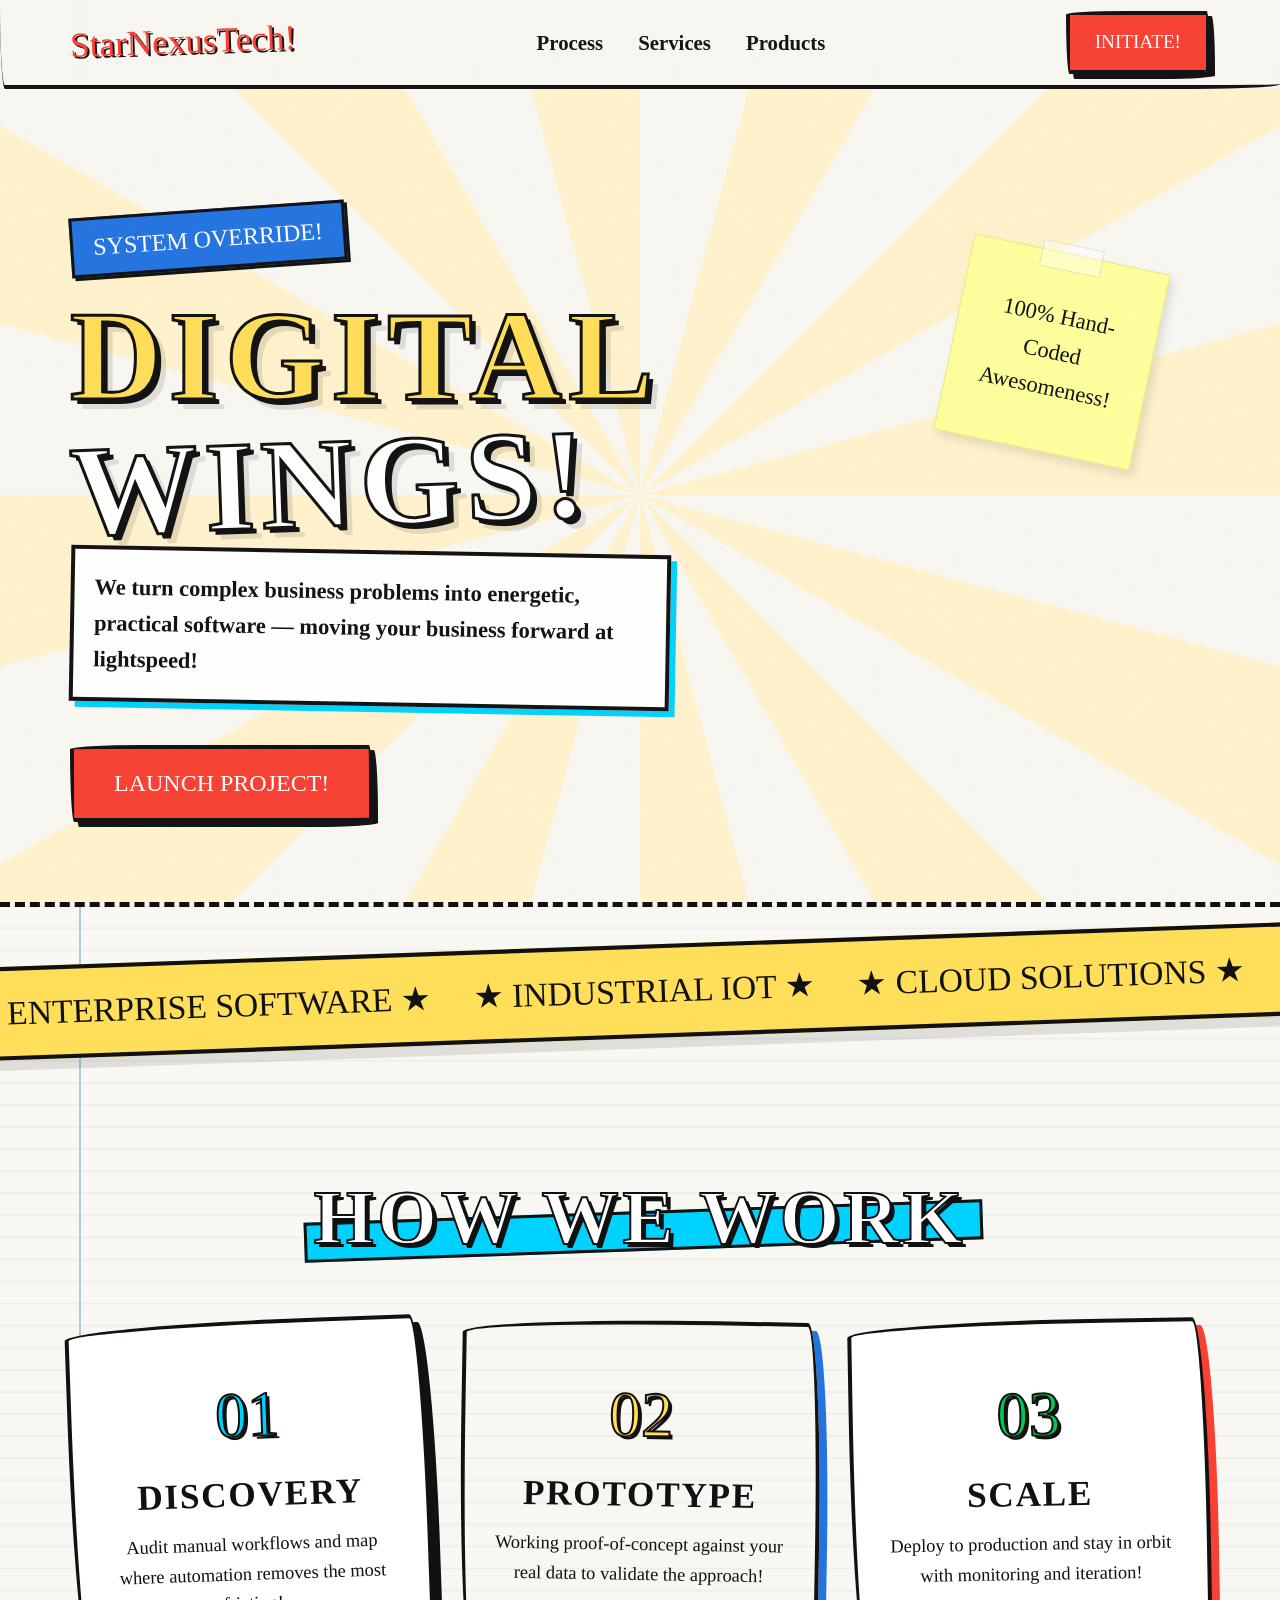
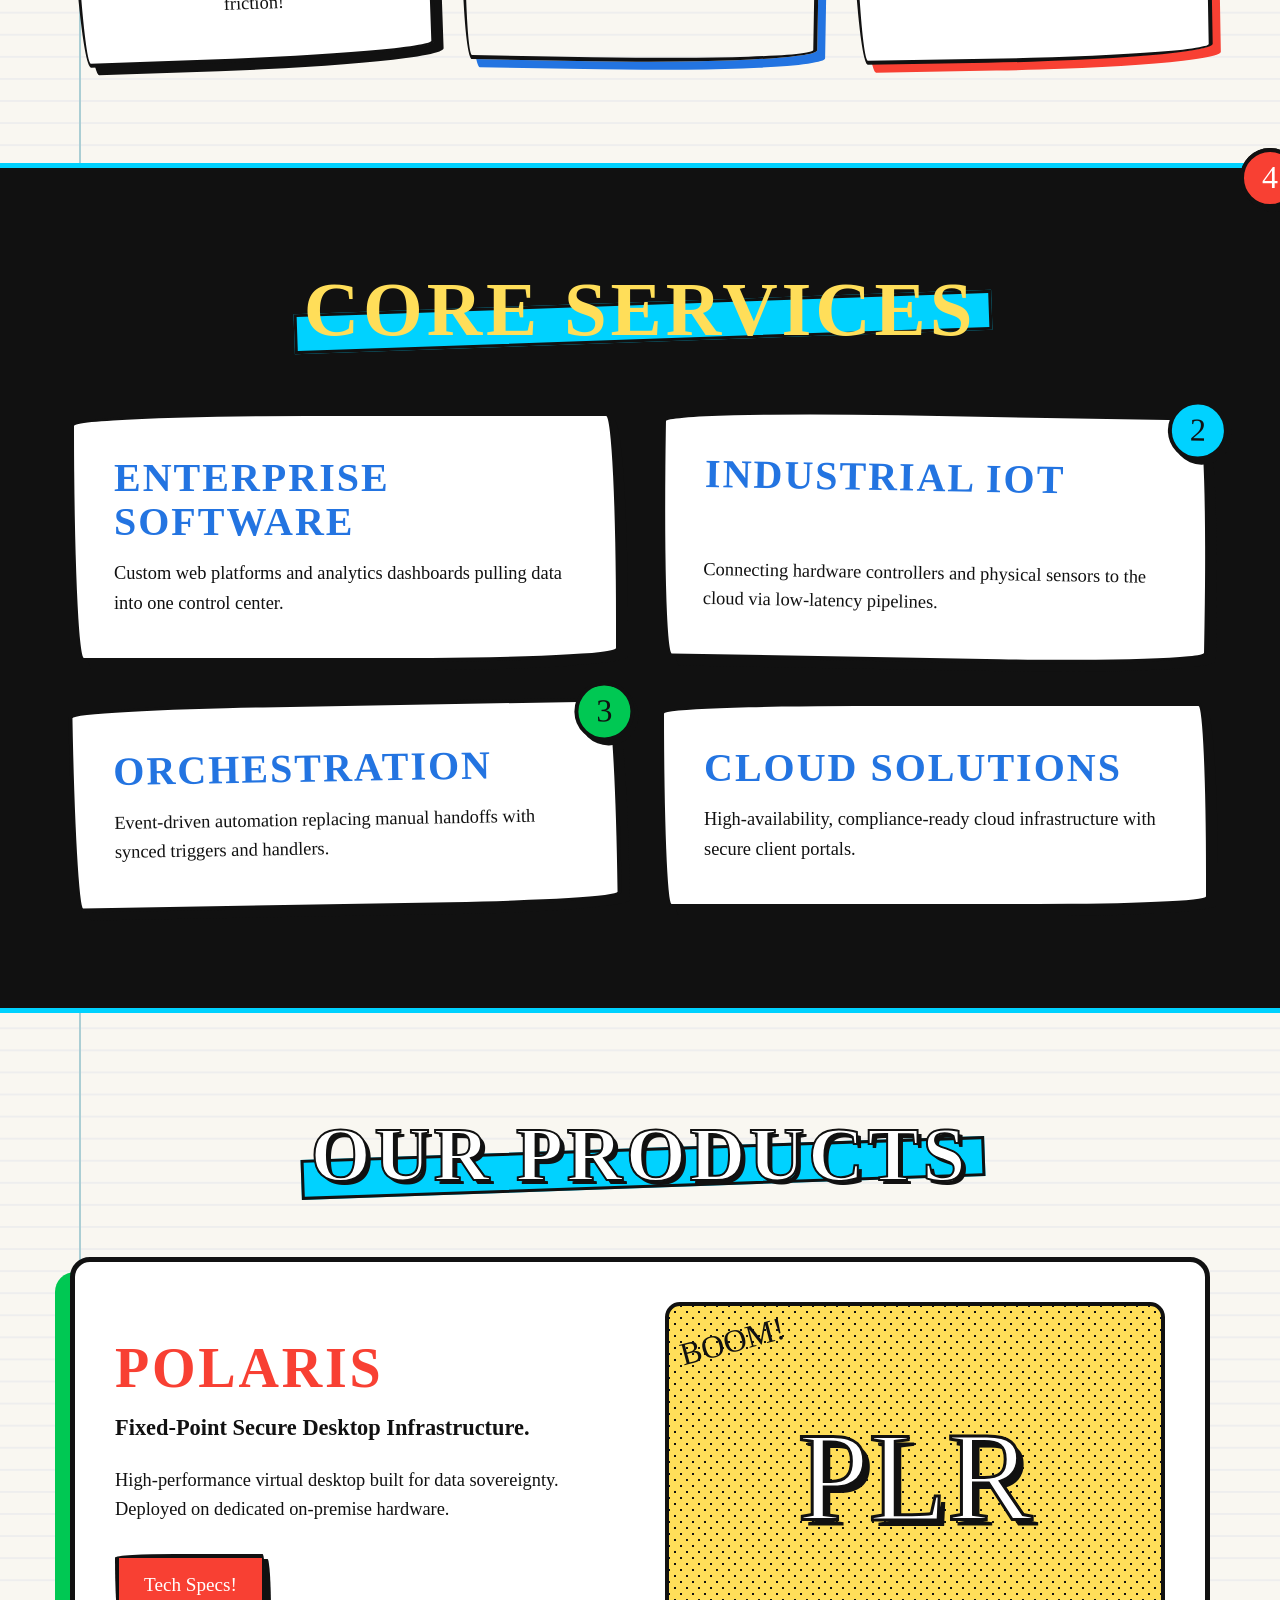
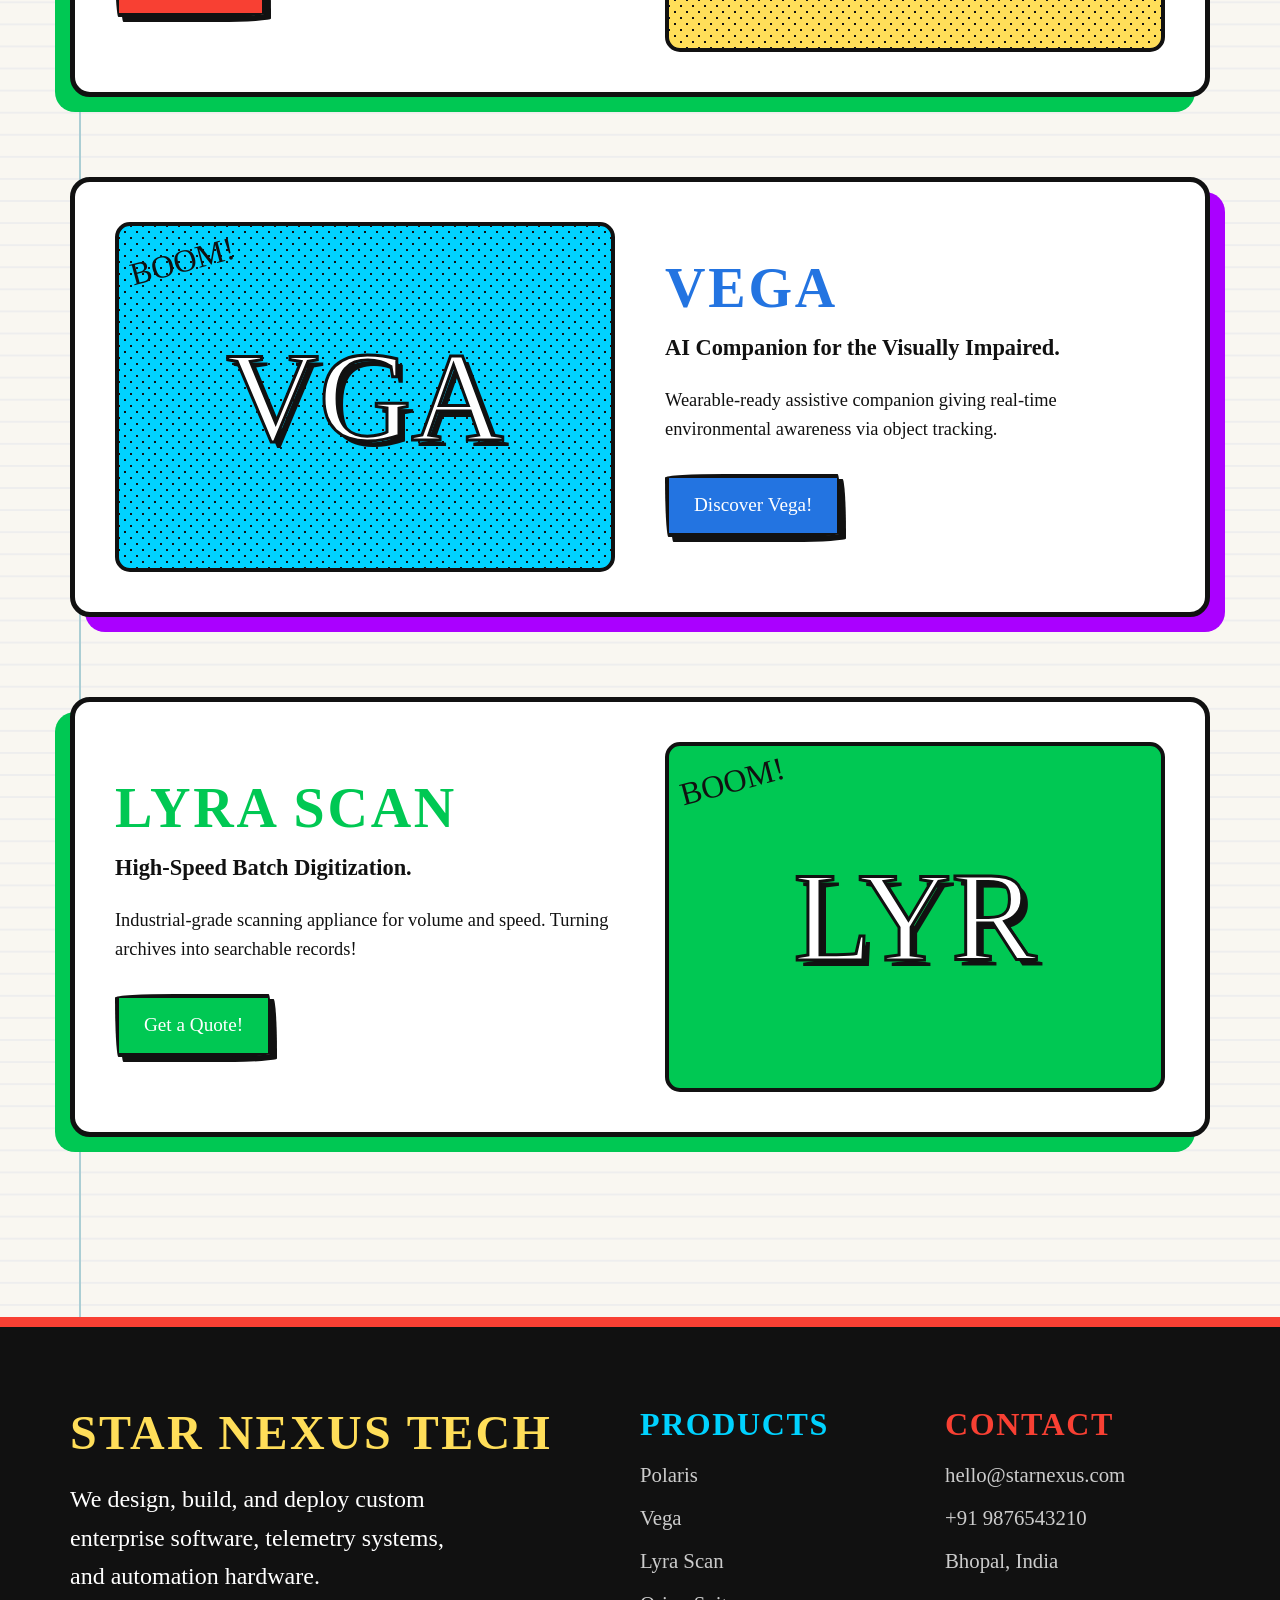
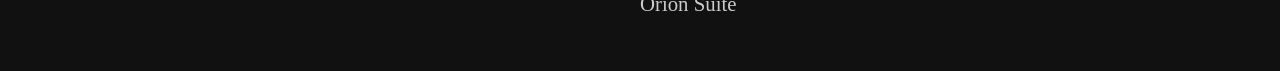
<file: sample/software-sample-4.html>
<!DOCTYPE html>
<html lang="en">
<head>
<meta charset="UTF-8">
<meta name="viewport" content="width=device-width, initial-scale=1.0">
<title>StarNexusTech — Software Solutions</title>
<link rel="preconnect" href="https://fonts.googleapis.com">
<link rel="preconnect" href="https://fonts.gstatic.com" crossorigin>
<link href="https://fonts.googleapis.com/css2?family=Comfortaa:wght@300;400;500;600;700&display=swap" rel="stylesheet">

<style>
:root{
  --ink: #111111;
  --paper: #f9f7f1;
  --red: #f84033;
  --orange: #ff9100;
  --yellow: #ffde59;
  --blue: #2374e1;
  --cyan: #00d2ff;
  --green: #00c853;
  --purple: #aa00ff;
  --muted: #555555;
  --maxw: 1200px;
}

*{margin:0;padding:0;box-sizing:border-box}
html{scroll-behavior:smooth; cursor: url('data:image/svg+xml;utf8,<svg xmlns="http://www.w3.org/2000/svg" width="24" height="24" viewBox="0 0 24 24" fill="none" stroke="%23111111" stroke-width="2.5" stroke-linecap="round" stroke-linejoin="round"><path d="M12 19l7-7 3 3-7 7-3-3z"></path><path d="M18 13l-1.5-7.5L2 2l3.5 14.5L13 18l5-5z"></path><path d="M2 2l7.586 7.586"></path><circle cx="11" cy="11" r="2"></circle></svg>'), auto;}
body{
  background-color: var(--paper);
  color: var(--ink);
  font-family: var(--font-body);
  font-size: 1.15rem;
  line-height: 1.6;
  overflow-x: hidden;
  background-image: 
    linear-gradient(90deg, transparent 79px, #abced4 79px, #abced4 81px, transparent 81px),
    linear-gradient(#eee .1em, transparent .1em);
  background-size: 100% 1.2em;
}

/* Paper Texture Overlay */
body::after {
  content: "";
  position: fixed;
  inset: 0;
  pointer-events: none;
  z-index: 9999;
  opacity: 0.08;
  background-image: url("data:image/svg+xml,%3Csvg xmlns='http://www.w3.org/2000/svg' width='100' height='100' viewBox='0 0 100 100'%3E%3Cfilter id='n'%3E%3CfeTurbulence type='fractalNoise' baseFrequency='0.9' numOctaves='4' stitchTiles='stitch'/%3E%3C/filter%3E%3Crect width='100%25' height='100%25' filter='url(%23n)' opacity='0.5'/%3E%3C/svg%3E");
}

h1,h2,h3,h4{font-family: var(--font-heading); letter-spacing: 0.05em; line-height: 1.1; text-transform: uppercase;}
a{color:inherit;text-decoration:none; cursor: inherit;}
.wrap{max-width:var(--maxw);margin:auto;padding:0 30px}

/* Hand-drawn sketch border utility */
.sketch-box {
  background: white;
  border: 4px solid var(--ink);
  border-radius: 255px 15px 225px 15px/15px 225px 15px 255px;
  box-shadow: 8px 8px 0px var(--ink);
  transition: all 0.2s ease;
}
.sketch-box:hover {
  transform: translateY(-5px) rotate(-1deg);
  box-shadow: 12px 12px 0px var(--ink);
}

/* Comic Halftone */
.halftone-yellow {
  background-image: radial-gradient(var(--ink) 15%, transparent 16%), radial-gradient(var(--ink) 15%, transparent 16%);
  background-color: var(--yellow);
  background-size: 12px 12px;
  background-position: 0 0, 6px 6px;
}
.halftone-cyan {
  background-image: radial-gradient(var(--ink) 15%, transparent 16%), radial-gradient(var(--ink) 15%, transparent 16%);
  background-color: var(--cyan);
  background-size: 12px 12px;
  background-position: 0 0, 6px 6px;
}

header{
  position:sticky;top:0;z-index:50;
  background: rgba(249, 247, 241, 0.95);
  border-bottom: 4px solid var(--ink);
  border-radius: 0 0 255px 15px/15px 255px;
}
nav.wrap{height:85px;display:flex;align-items:center;justify-content:space-between}
.brand{
  font-family: var(--font-heading);font-size:2.2rem;
  color: var(--red);
  text-shadow: 2px 2px 0 var(--ink);
  transform: rotate(-2deg);
}
.navlinks{display:flex;gap:35px;font-size:1.3rem;font-weight:bold;}
.navlinks a { position: relative; }
.navlinks a:hover{color:var(--blue); transform: rotate(2deg) scale(1.1); display: inline-block;}
.navlinks a::after {
  content: ""; position: absolute; bottom: -2px; left: 0; width: 100%; height: 3px; 
  background: var(--blue); transform: scaleX(0); transform-origin: left; transition: 0.2s;
}
.navlinks a:hover::after { transform: scaleX(1); }

.btn-primary {
  display:inline-block;background:var(--red);color:white;
  border:4px solid var(--ink);
  border-radius: 255px 15px 225px 15px/15px 225px 15px 255px;
  padding:12px 25px;font-family: var(--font-heading);font-size:1.2rem;
  box-shadow:5px 5px 0 var(--ink);transition:all 0.1s;
}
.btn-primary:active { box-shadow: 1px 1px 0 var(--ink); transform: translate(4px, 4px); }
.btn-primary:hover { animation: wiggle 0.3s infinite; background: var(--orange); }

@keyframes wiggle {
    0% { transform: rotate(0deg); }
    25% { transform: rotate(3deg); }
    50% { transform: rotate(0deg); }
    75% { transform: rotate(-3deg); }
    100% { transform: rotate(0deg); }
}

.hero{
  position:relative; padding: 120px 0 80px;
  border-bottom:5px dashed var(--ink);
  overflow: hidden;
}
.hero-burst {
  position: absolute; top: 50%; left: 50%; transform: translate(-50%, -50%);
  width: 150vw; height: 150vw;
  background: repeating-conic-gradient(var(--paper) 0 15deg, #fff2cc 15deg 30deg);
  z-index: -1; animation: spin 60s linear infinite;
}
@keyframes spin { 100% { transform: translate(-50%, -50%) rotate(360deg); } }

.eyebrow{
  display:inline-block;color:white;background:var(--blue);
  border:3px solid var(--ink);padding:8px 20px;
  transform:rotate(-4deg);margin-bottom:30px;font-family: var(--font-heading);font-size:1.5rem;
  box-shadow: 3px 3px 0 var(--ink);
}
h1.headline{
  font-size:clamp(4.5rem, 10vw, 8.5rem);
  color:var(--yellow);
  text-shadow: 5px 5px 0 var(--ink), 10px 10px 0 rgba(0,0,0,0.1);
  margin-bottom:20px; line-height: 0.9;
  -webkit-text-stroke: 3px var(--ink);
}
h1.headline em{font-style:normal;color:white; display:block; transform:rotate(-2deg); -webkit-text-stroke: 3px var(--ink);}
.lede{
  max-width: 600px; font-size: 1.4rem; font-weight: bold; background: white; 
  padding: 20px; border: 4px solid var(--ink); box-shadow: 6px 6px 0 var(--cyan);
  transform: rotate(1deg); margin-bottom: 40px;
}

.marquee-tape {
  background: var(--yellow); border-top: 4px solid var(--ink); border-bottom: 4px solid var(--ink);
  padding: 15px 0; overflow: hidden; display: flex; white-space: nowrap;
  font-family: var(--font-heading); font-size: 2rem; transform: rotate(-2deg) scale(1.05);
  box-shadow: 0 10px 0 rgba(0,0,0,0.1); margin: 40px 0;
}
.marquee-content { animation: slide 15s linear infinite; display: flex; gap: 40px; }
@keyframes slide { 0% { transform: translateX(0); } 100% { transform: translateX(-50%); } }

section{padding:100px 0; position:relative;}
.section-head{text-align: center; margin-bottom: 60px; position: relative;}
.section-head h2{
  font-size: clamp(3rem, 6vw, 5rem); color: white; -webkit-text-stroke: 2px var(--ink);
  text-shadow: 4px 4px 0 var(--ink); display: inline-block; position: relative; z-index: 2;
}
.section-head h2::after {
  content: ""; position: absolute; bottom: 10px; left: -10px; width: calc(100% + 20px); height: 40%;
  background: var(--cyan); z-index: -1; transform: rotate(-2deg); border: 3px solid var(--ink);
}

.grid-3 { display: grid; grid-template-columns: repeat(3, 1fr); gap: 30px; }
.grid-2 { display: grid; grid-template-columns: repeat(2, 1fr); gap: 40px; }

.process-card {
  padding: 40px 30px; text-align: center;
}
.process-card:nth-child(1) { transform: rotate(-2deg); }
.process-card:nth-child(2) { transform: rotate(1deg); background: var(--paper2); }
.process-card:nth-child(3) { transform: rotate(-1deg); }
.process-card .step { font-family: var(--font-heading); font-size: 4rem; color: var(--cyan); -webkit-text-stroke: 2px var(--ink); text-shadow: 3px 3px 0 var(--ink); display: block; margin-bottom: 10px;}
.process-card h3 { font-size: 2.2rem; margin-bottom: 15px; }

.service-card { padding: 40px; display: flex; flex-direction: column; justify-content: space-between; }
.service-card h3 { font-size: 2.5rem; color: var(--blue); margin-bottom: 15px; }
.service-card .num { 
  position: absolute; top: -20px; right: -20px; width: 60px; height: 60px; 
  background: var(--yellow); border: 4px solid var(--ink); border-radius: 50%;
  display: flex; align-items: center; justify-content: center;
  font-family: var(--font-heading); font-size: 2rem; box-shadow: 4px 4px 0 var(--ink);
}

.product-showcase {
  display: grid; grid-template-columns: 1fr 1fr; gap: 50px; align-items: center;
  margin-bottom: 80px; padding: 40px; background: white; border: 5px solid var(--ink);
  box-shadow: 15px 15px 0 var(--purple); border-radius: 20px;
}
.product-showcase:nth-child(even) { direction: rtl; box-shadow: -15px 15px 0 var(--green); }
.product-showcase:nth-child(even) > * { direction: ltr; }

.product-art {
  height: 350px; border: 4px solid var(--ink); border-radius: 15px;
  display: flex; align-items: center; justify-content: center;
  font-family: var(--font-heading); font-size: 8rem; color: white; -webkit-text-stroke: 3px var(--ink);
  text-shadow: 6px 6px 0 var(--ink); position: relative; overflow: hidden;
}
.product-art::before {
  content: "BOOM!"; position: absolute; top: 10px; left: 10px; font-size: 2rem; color: var(--ink); -webkit-text-stroke: 0; text-shadow: none; transform: rotate(-15deg);
}

footer{
  background: var(--ink); color: white; padding: 80px 0 40px;
  border-top: 10px solid var(--red);
  font-family: var(--font-body);
}
.footer-grid { display: grid; grid-template-columns: 2fr 1fr 1fr; gap: 40px; }
.footer-grid h2 { color: var(--yellow); font-size: 3rem; margin-bottom: 20px; -webkit-text-stroke: 0; }
.footer-grid ul { list-style: none; }
.footer-grid a { color: #ccc; font-size: 1.3rem; display: block; margin-bottom: 10px; }
.footer-grid a:hover { color: var(--cyan); padding-left: 10px; transition: 0.2s; }

/* Sticky Note Element */
.sticky-note {
  position: absolute; width: 200px; height: 200px; background: #feff9c;
  border: 1px solid #e8e988; box-shadow: 5px 5px 10px rgba(0,0,0,0.1);
  padding: 20px; font-family: var(--font-body); font-size: 1.4rem; color: #111;
  transform: rotate(5deg); display: flex; align-items: center; justify-content: center; text-align: center;
  z-index: 10;
}
.sticky-note::before {
  content: ""; position: absolute; top: -10px; left: 50%; transform: translateX(-50%);
  width: 60px; height: 25px; background: rgba(255,255,255,0.4); border: 1px solid rgba(0,0,0,0.1);
}

@media(max-width: 900px) {
  .grid-3, .grid-2, .product-showcase { grid-template-columns: 1fr; }
  h1.headline { font-size: 4rem; }
  .sticky-note { display: none; }
}
</style>
</head>
<body>

<header>
  <nav class="wrap">
    <div class="brand">StarNexusTech!</div>
    <div class="navlinks">
      <a href="#process">Process</a>
      <a href="#services">Services</a>
      <a href="#products">Products</a>
    </div>
    <a href="#contact" class="btn-primary">INITIATE!</a>
  </nav>
</header>

<section class="hero">
  <div class="hero-burst"></div>
  <div class="wrap hero-inner">
    <div class="eyebrow">SYSTEM OVERRIDE!</div>
    <h1 class="headline">Digital <em>Wings!</em></h1>
    <p class="lede">We turn complex business problems into energetic, practical software — moving your business forward at lightspeed!</p>
    <a href="#products" class="btn-primary" style="font-size: 1.5rem; padding: 15px 40px;">LAUNCH PROJECT!</a>
  </div>
  
  <div class="sticky-note" style="top: 20%; right: 10%; transform: rotate(12deg);">
    100% Hand-Coded Awesomeness!
  </div>
</section>

<div class="marquee-tape">
  <div class="marquee-content">
    <span>★ ENTERPRISE SOFTWARE ★</span>
    <span>★ INDUSTRIAL IOT ★</span>
    <span>★ CLOUD SOLUTIONS ★</span>
    <span>★ AUTOMATION ★</span>
    <span>★ ENTERPRISE SOFTWARE ★</span>
    <span>★ INDUSTRIAL IOT ★</span>
    <span>★ CLOUD SOLUTIONS ★</span>
    <span>★ AUTOMATION ★</span>
  </div>
</div>

<section id="process">
  <div class="wrap">
    <div class="section-head">
      <h2>HOW WE WORK</h2>
    </div>
    <div class="grid-3">
      <div class="sketch-box process-card">
        <span class="step">01</span>
        <h3>Discovery</h3>
        <p>Audit manual workflows and map where automation removes the most friction!</p>
      </div>
      <div class="sketch-box process-card" style="box-shadow: 8px 8px 0 var(--blue);">
        <span class="step" style="color: var(--yellow);">02</span>
        <h3>Prototype</h3>
        <p>Working proof-of-concept against your real data to validate the approach!</p>
      </div>
      <div class="sketch-box process-card" style="box-shadow: 8px 8px 0 var(--red);">
        <span class="step" style="color: var(--green);">03</span>
        <h3>Scale</h3>
        <p>Deploy to production and stay in orbit with monitoring and iteration!</p>
      </div>
    </div>
  </div>
</section>

<section id="services" style="background: var(--ink); color: white; border-top: 5px solid var(--cyan); border-bottom: 5px solid var(--cyan);">
  <div class="wrap">
    <div class="section-head">
      <h2 style="color: var(--yellow); -webkit-text-stroke: 0; text-shadow: none;">CORE SERVICES</h2>
    </div>
    <div class="grid-2">
      <div class="sketch-box service-card" style="color: var(--ink);">
        <div class="num">1</div>
        <h3>Enterprise Software</h3>
        <p>Custom web platforms and analytics dashboards pulling data into one control center.</p>
      </div>
      <div class="sketch-box service-card" style="color: var(--ink); transform: rotate(1deg);">
        <div class="num" style="background: var(--cyan);">2</div>
        <h3>Industrial IoT</h3>
        <p>Connecting hardware controllers and physical sensors to the cloud via low-latency pipelines.</p>
      </div>
      <div class="sketch-box service-card" style="color: var(--ink); transform: rotate(-1deg);">
        <div class="num" style="background: var(--green);">3</div>
        <h3>Orchestration</h3>
        <p>Event-driven automation replacing manual handoffs with synced triggers and handlers.</p>
      </div>
      <div class="sketch-box service-card" style="color: var(--ink);">
        <div class="num" style="background: var(--red); color: white;">4</div>
        <h3>Cloud Solutions</h3>
        <p>High-availability, compliance-ready cloud infrastructure with secure client portals.</p>
      </div>
    </div>
  </div>
</section>

<section id="products">
  <div class="wrap">
    <div class="section-head">
      <h2>OUR PRODUCTS</h2>
    </div>

    <div class="product-showcase">
      <div class="product-art halftone-yellow">PLR</div>
      <div>
        <h3 style="font-size: 3.5rem; color: var(--red); margin-bottom: 10px;">POLARIS</h3>
        <p style="font-size: 1.4rem; font-weight: bold; margin-bottom: 20px;">Fixed-Point Secure Desktop Infrastructure.</p>
        <p>High-performance virtual desktop built for data sovereignty. Deployed on dedicated on-premise hardware.</p>
        <br>
        <a href="#" class="btn-primary">Tech Specs!</a>
      </div>
    </div>

    <div class="product-showcase">
      <div class="product-art halftone-cyan">VGA</div>
      <div>
        <h3 style="font-size: 3.5rem; color: var(--blue); margin-bottom: 10px;">VEGA</h3>
        <p style="font-size: 1.4rem; font-weight: bold; margin-bottom: 20px;">AI Companion for the Visually Impaired.</p>
        <p>Wearable-ready assistive companion giving real-time environmental awareness via object tracking.</p>
        <br>
        <a href="#" class="btn-primary" style="background: var(--blue);">Discover Vega!</a>
      </div>
    </div>

    <div class="product-showcase">
      <div class="product-art" style="background: var(--green);">LYR</div>
      <div>
        <h3 style="font-size: 3.5rem; color: var(--green); margin-bottom: 10px;">LYRA SCAN</h3>
        <p style="font-size: 1.4rem; font-weight: bold; margin-bottom: 20px;">High-Speed Batch Digitization.</p>
        <p>Industrial-grade scanning appliance for volume and speed. Turning archives into searchable records!</p>
        <br>
        <a href="#" class="btn-primary" style="background: var(--green);">Get a Quote!</a>
      </div>
    </div>

  </div>
</section>

<footer>
  <div class="wrap footer-grid">
    <div>
      <h2>STAR NEXUS TECH</h2>
      <p style="font-size: 1.5rem; max-width: 400px;">We design, build, and deploy custom enterprise software, telemetry systems, and automation hardware.</p>
    </div>
    <div>
      <h3 style="color: var(--cyan); margin-bottom: 15px; font-size: 2rem;">PRODUCTS</h3>
      <ul>
        <li><a href="#">Polaris</a></li>
        <li><a href="#">Vega</a></li>
        <li><a href="#">Lyra Scan</a></li>
        <li><a href="#">Orion Suite</a></li>
      </ul>
    </div>
    <div>
      <h3 style="color: var(--red); margin-bottom: 15px; font-size: 2rem;">CONTACT</h3>
      <ul>
        <li><a href="#">hello@starnexus.com</a></li>
        <li><a href="#">+91 9876543210</a></li>
        <li><a href="#">Bhopal, India</a></li>
      </ul>
    </div>
  </div>
</footer>

</body>
</html>
</file>
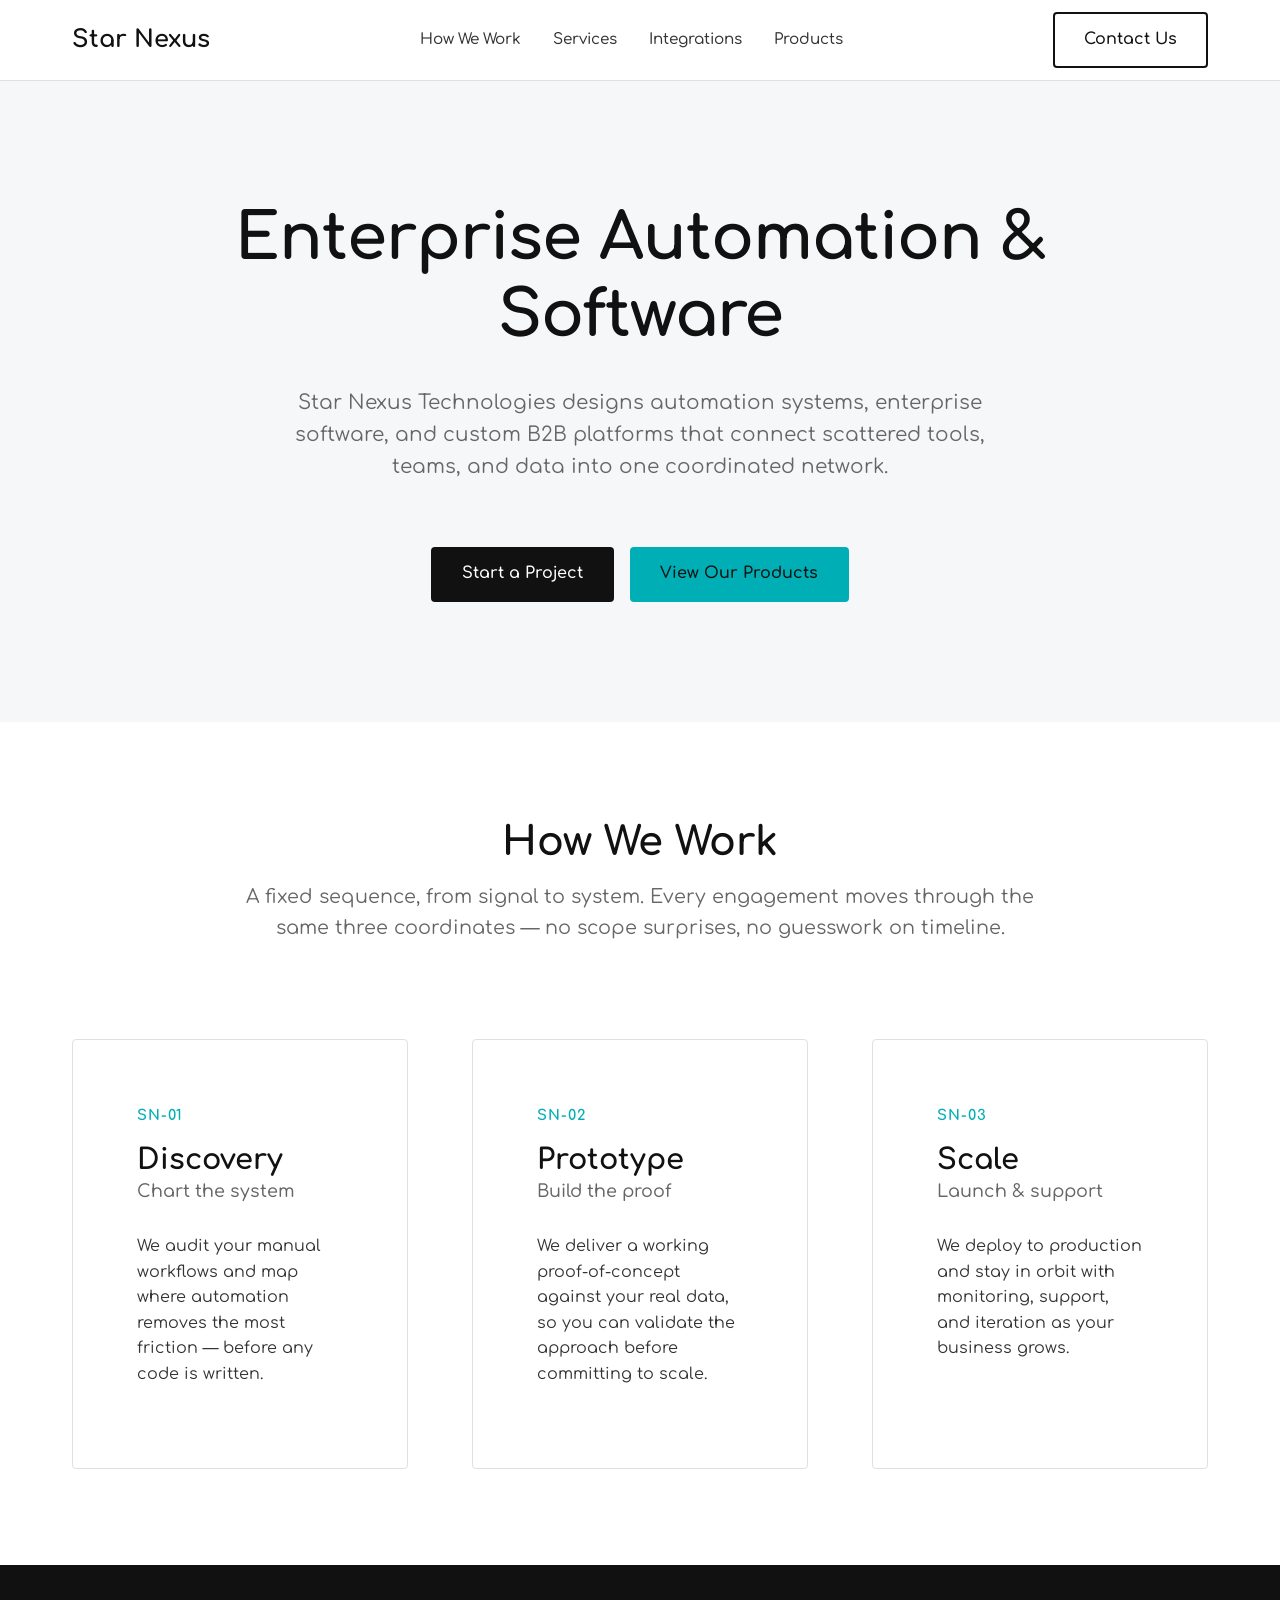
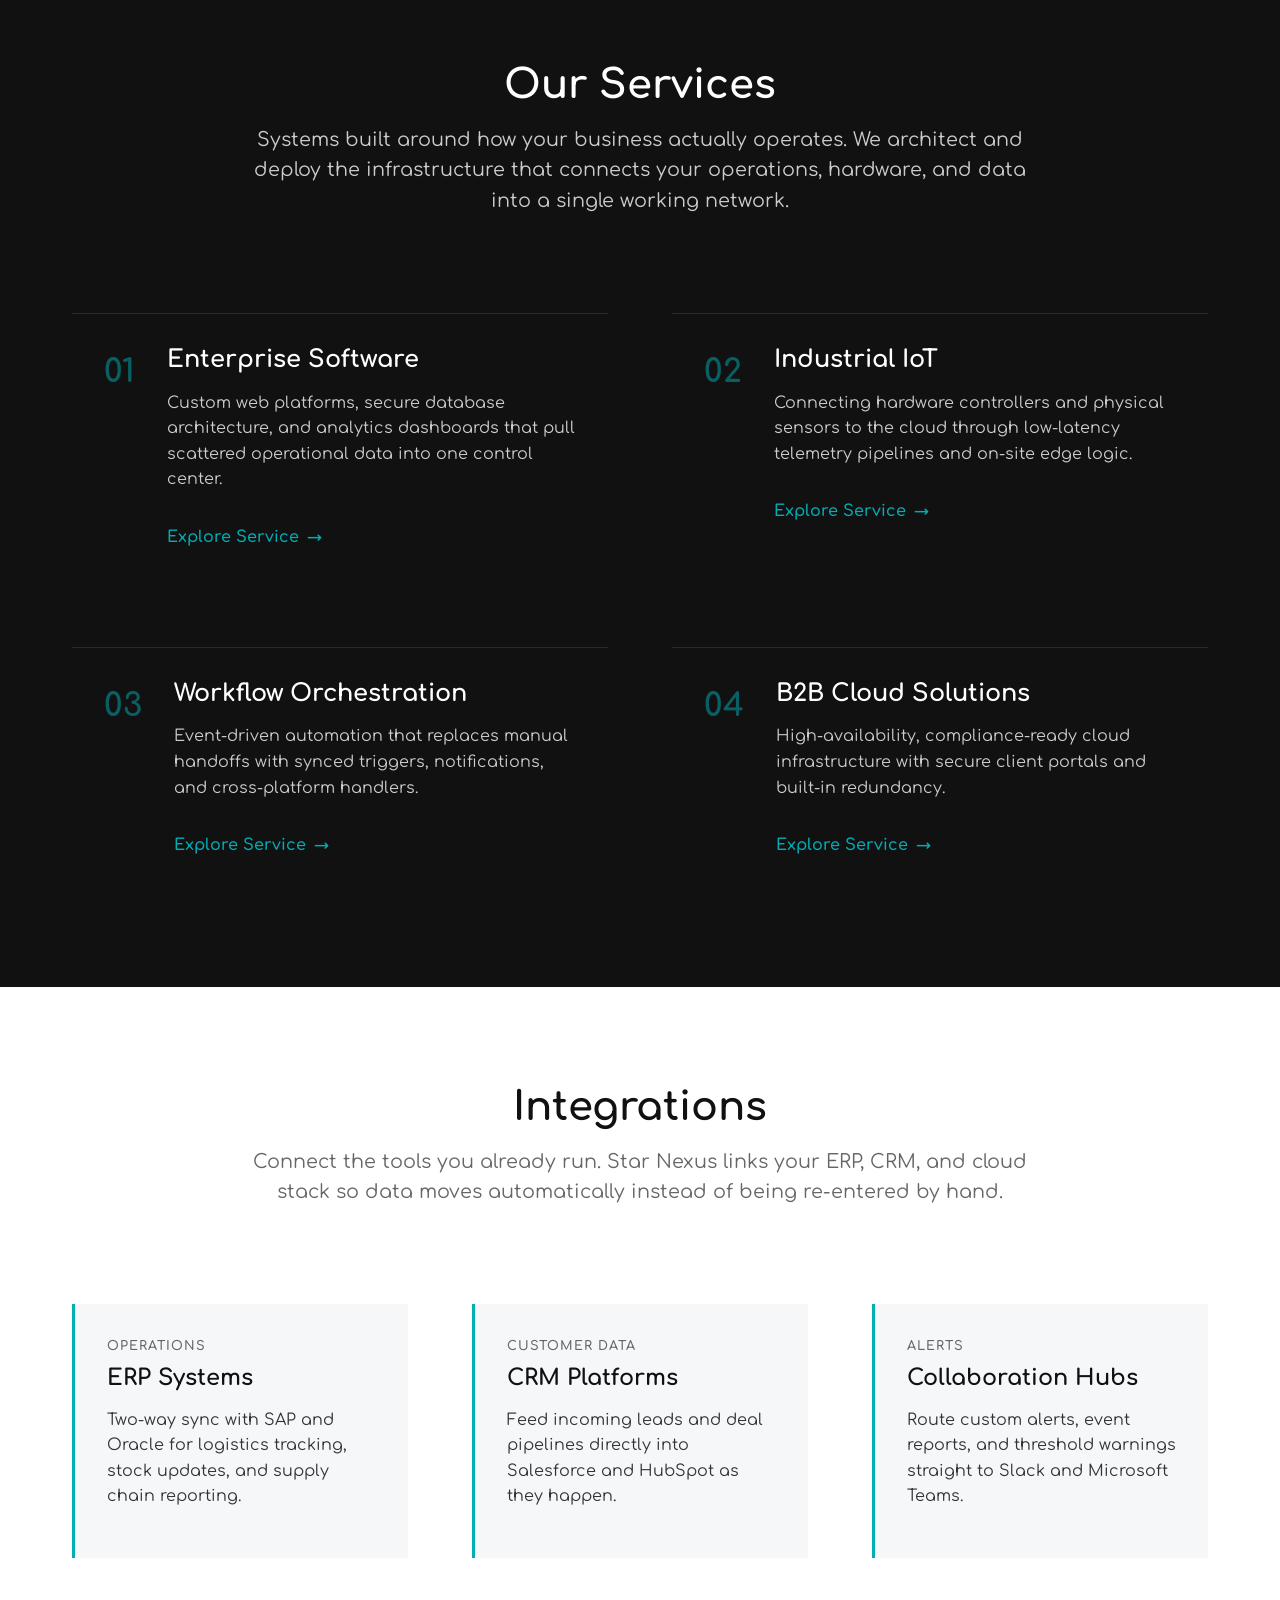
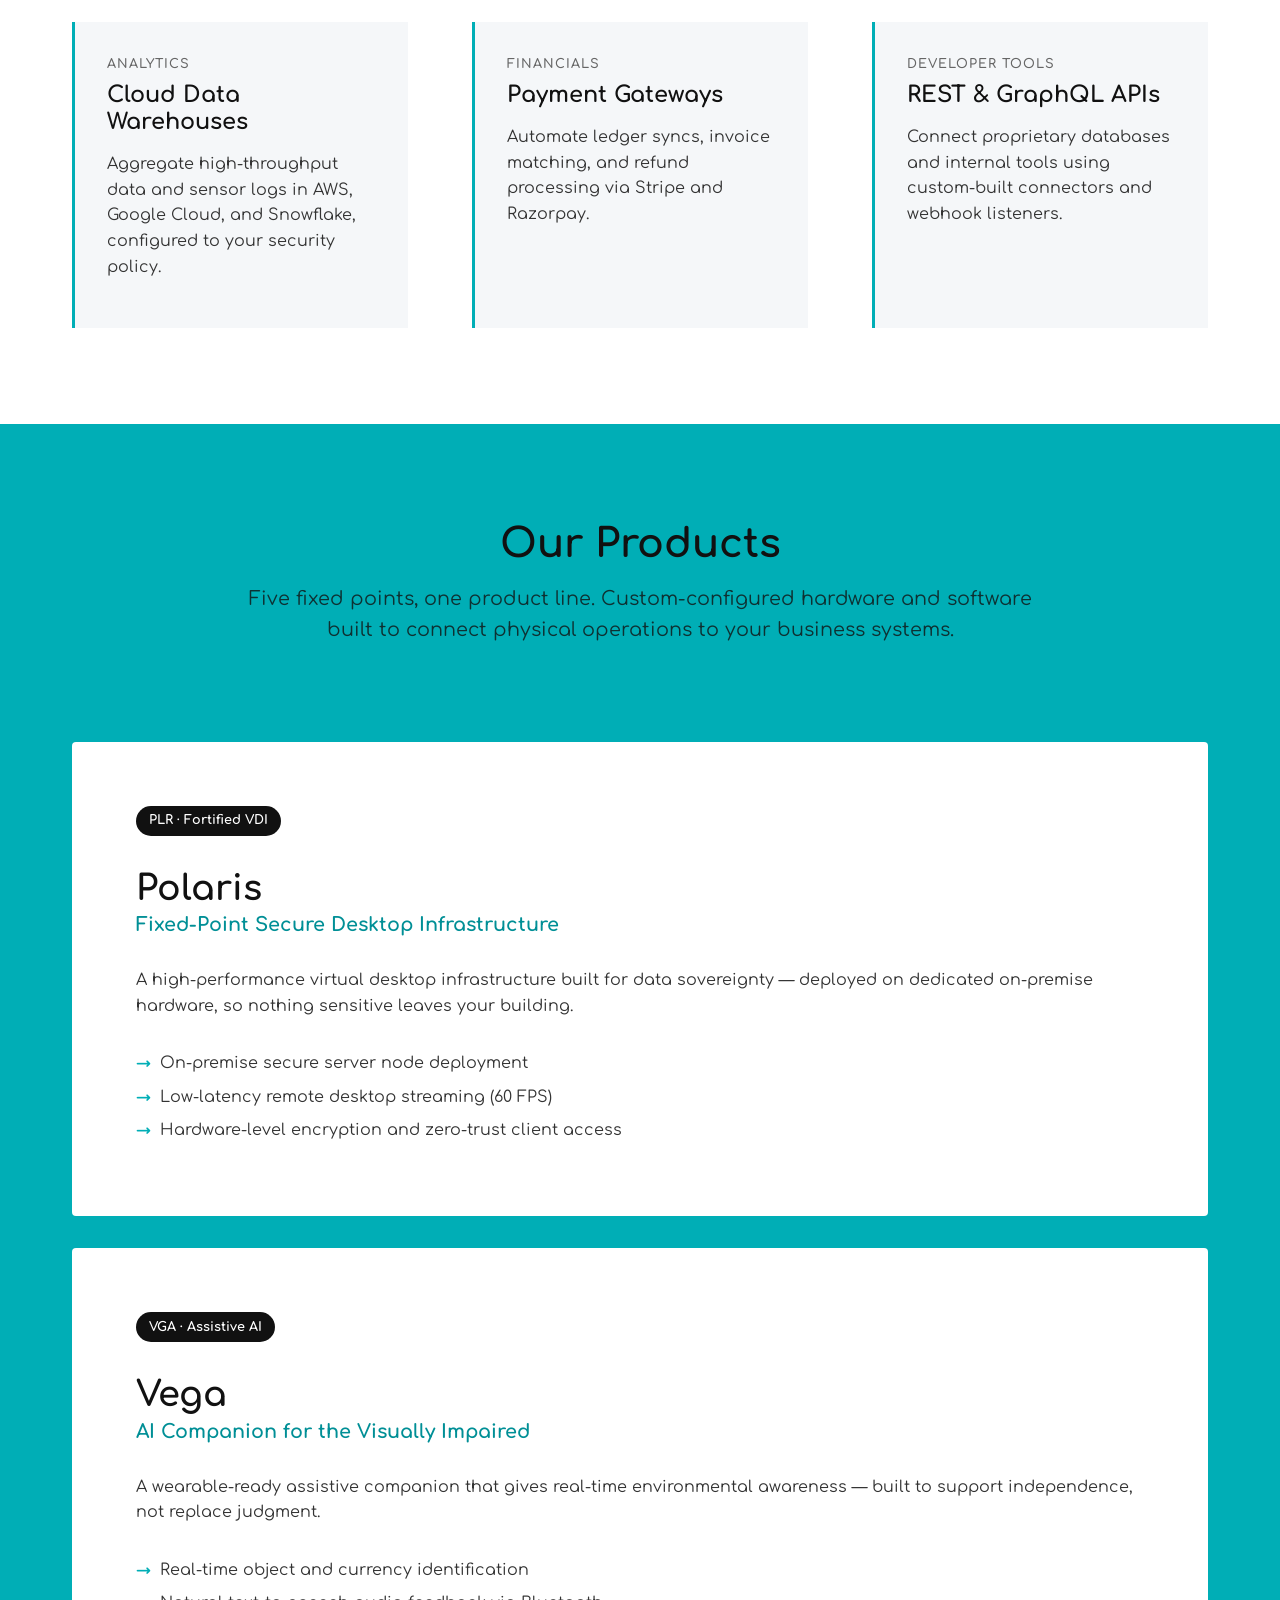
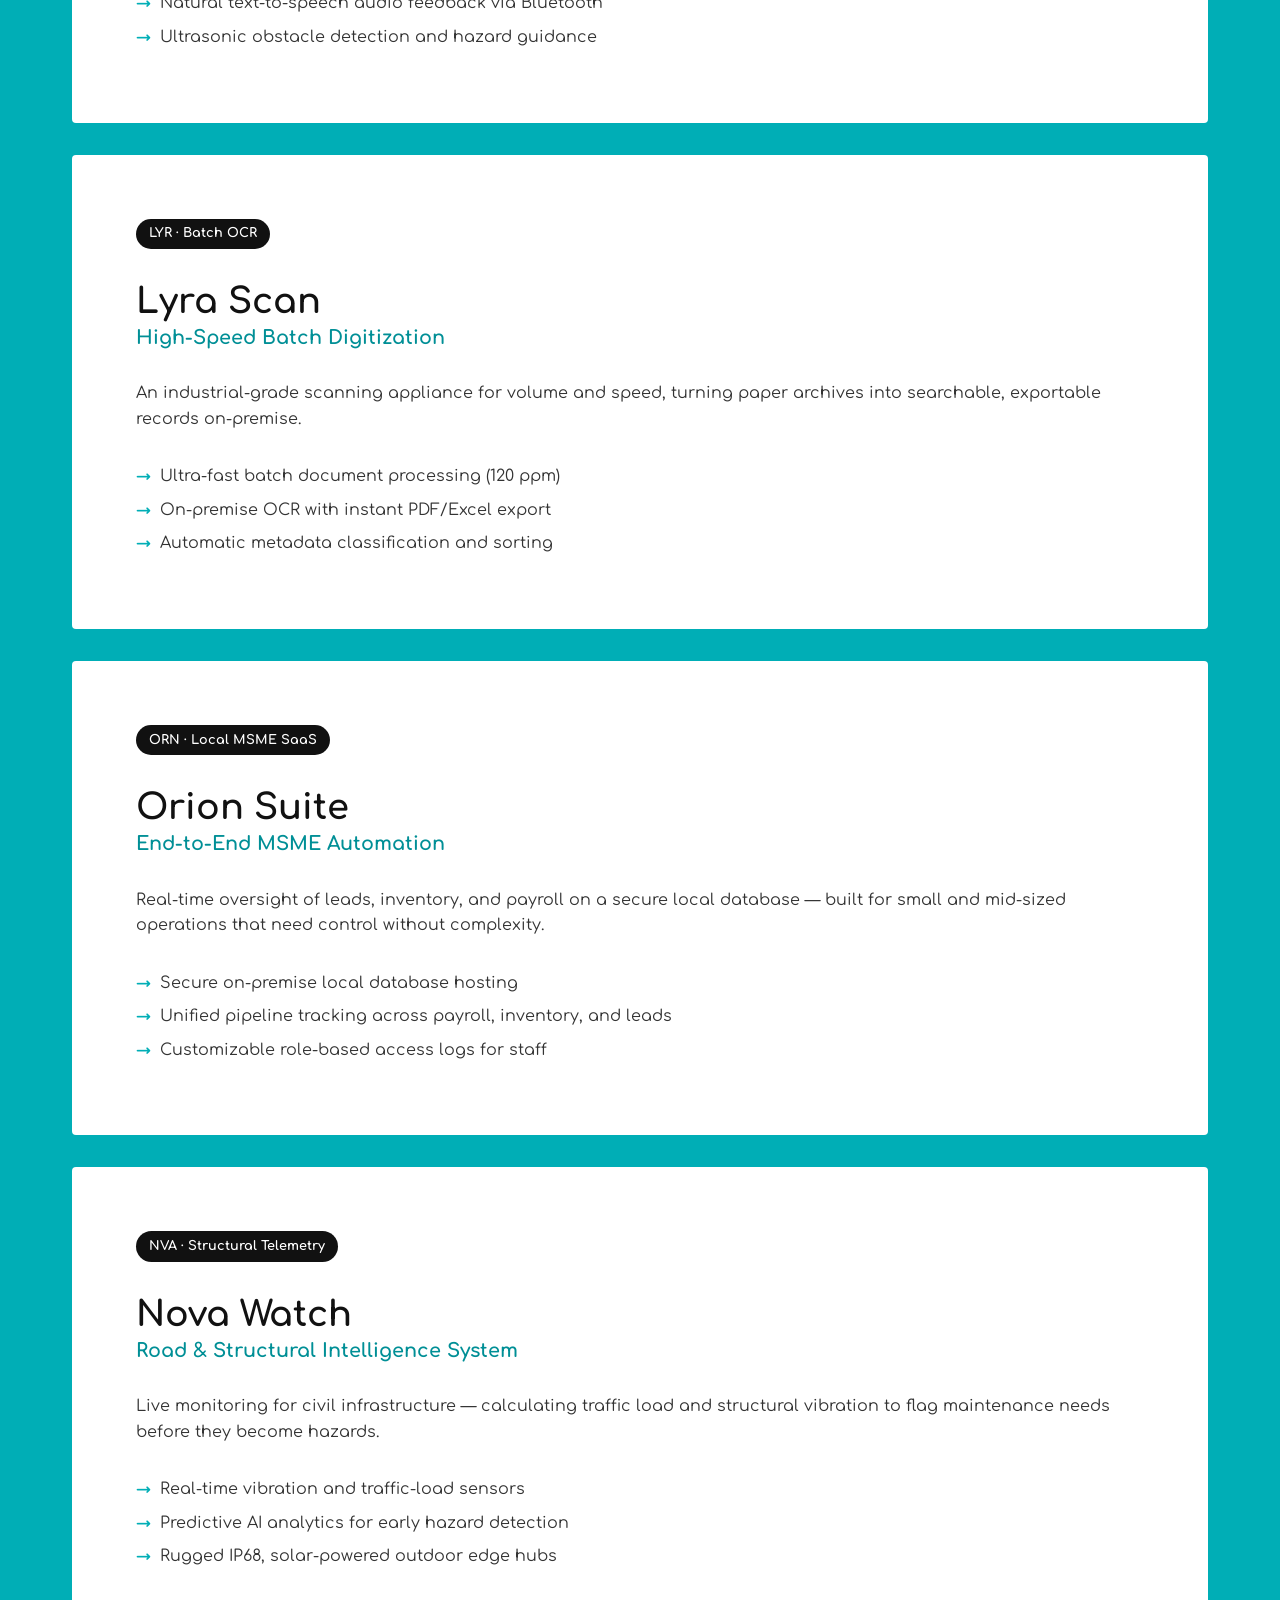
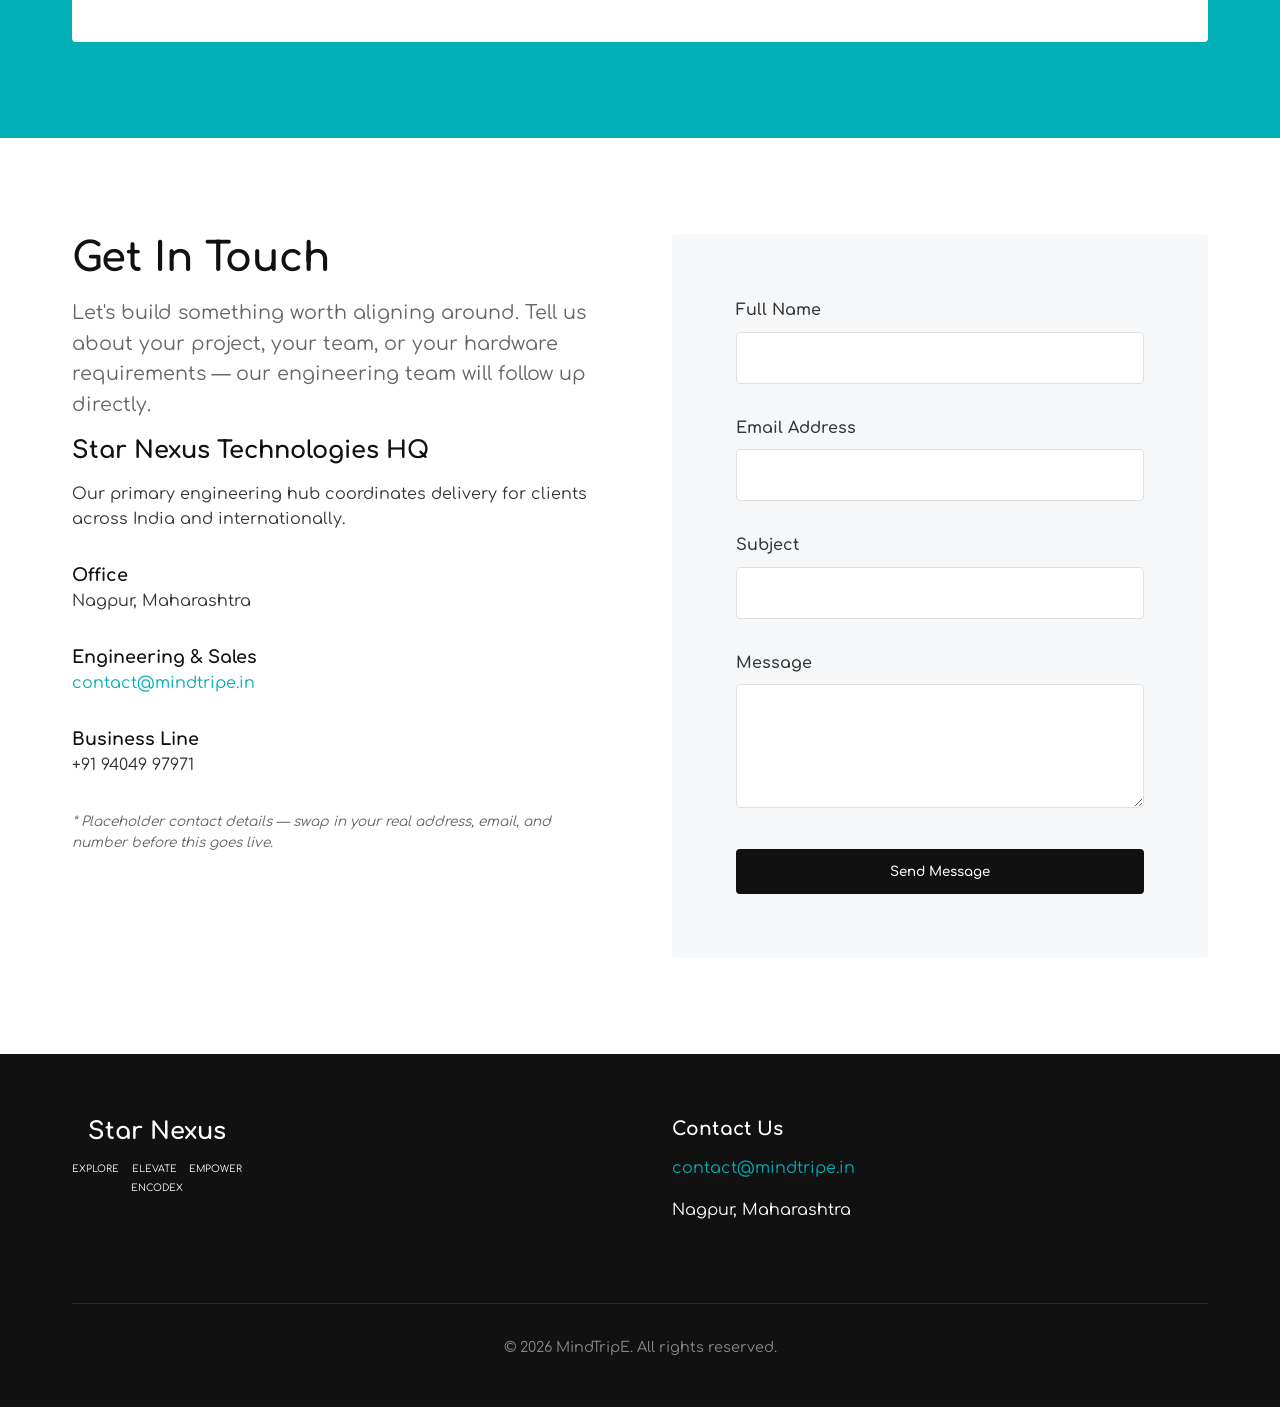
<file: sample/software-starnexus.html>
<!DOCTYPE html>
<html lang="en">
<head>
    <meta charset="UTF-8">
    <meta name="viewport" content="width=device-width, initial-scale=1.0">
    <title>Star Nexus Technologies - Enterprise Automation & Software</title>
    <meta name="description" content="Star Nexus Technologies designs automation systems, enterprise software, and custom B2B platforms that connect scattered tools, teams, and data into one coordinated network.">
    <link rel="preconnect" href="https://fonts.googleapis.com">
    <link rel="preconnect" href="https://fonts.gstatic.com" crossorigin>
    <link href="https://fonts.googleapis.com/css2?family=Comfortaa:wght@300;400;500;600;700&display=swap" rel="stylesheet">
    <style>
/* 
  Star Nexus Technologies - GoDaddy Inspired Theme
*/

:root {
    /* Colors */
    --color-primary: #00aeb6; /* Teal accent like GoDaddy */
    --color-primary-dark: #008f96;
    --color-secondary: #111111;
    --color-text: #333333;
    --color-text-light: #666666;
    --color-bg-light: #ffffff;
    --color-bg-muted: #f5f7f9;
    --color-bg-dark: #111111;
    --color-bg-brand: #00aeb6;
    
    --color-border: #e0e0e0;
    
    /* Typography */
    --font-heading: 'Comfortaa', sans-serif;
    --font-body: 'Comfortaa', sans-serif;
    
    /* Spacing */
    --spacing-xs: 0.5rem;
    --spacing-sm: 1rem;
    --spacing-md: 2rem;
    --spacing-lg: 4rem;
    --spacing-xl: 6rem;
    
    /* Other */
    --radius: 4px;
    --shadow-sm: 0 2px 4px rgba(0,0,0,0.05);
    --shadow-md: 0 4px 12px rgba(0,0,0,0.08);
    --transition: all 0.3s ease;
}

/* Reset */
* {
    margin: 0;
    padding: 0;
    box-sizing: border-box;
}

html {
    scroll-behavior: smooth;
}

body {
    font-family: var(--font-body);
    color: var(--color-text);
    line-height: 1.6;
    background-color: var(--color-bg-light);
    -webkit-font-smoothing: antialiased;
}

h1, h2, h3, h4, h5, h6 {
    font-family: var(--font-heading);
    font-weight: 700;
    line-height: 1.2;
    margin-bottom: var(--spacing-sm);
    color: var(--color-secondary);
}

p {
    margin-bottom: var(--spacing-sm);
}

a {
    color: var(--color-primary);
    text-decoration: none;
    transition: var(--transition);
}

a:hover {
    color: var(--color-primary-dark);
}

ul {
    list-style: none;
}

/* Layout Classes */
.container {
    max-width: 1200px;
    margin: 0 auto;
    padding: 0 var(--spacing-md);
}

.grid {
    display: grid;
    gap: var(--spacing-lg);
}

.grid-2 { grid-template-columns: repeat(2, 1fr); }
.grid-3 { grid-template-columns: repeat(3, 1fr); }

/* Buttons */
.btn {
    display: inline-block;
    padding: 0.8rem 1.8rem;
    font-family: var(--font-heading);
    font-weight: 600;
    text-align: center;
    border-radius: var(--radius);
    cursor: pointer;
    transition: var(--transition);
    border: 2px solid transparent;
}

.btn-primary {
    background-color: var(--color-secondary);
    color: var(--color-bg-light);
}

.btn-primary:hover {
    background-color: #000;
    color: var(--color-bg-light);
}

.btn-secondary {
    background-color: var(--color-primary);
    color: var(--color-secondary);
    border-color: var(--color-primary);
}

.btn-secondary:hover {
    background-color: var(--color-primary-dark);
    border-color: var(--color-primary-dark);
    color: var(--color-bg-light);
}

.btn-outline {
    background-color: transparent;
    color: var(--color-secondary);
    border-color: var(--color-secondary);
}

.btn-outline:hover {
    background-color: var(--color-secondary);
    color: var(--color-bg-light);
}

.btn-block {
    display: block;
    width: 100%;
}

.link-arrow {
    display: inline-flex;
    align-items: center;
    font-weight: 600;
    font-family: var(--font-heading);
    margin-top: var(--spacing-sm);
}

.link-arrow span {
    margin-left: 0.5rem;
    transition: transform 0.3s ease;
}

.link-arrow:hover span {
    transform: translateX(5px);
}

/* Header */
.site-header {
    background-color: var(--color-bg-light);
    border-bottom: 1px solid var(--color-border);
    position: sticky;
    top: 0;
    z-index: 1000;
}

.header-container {
    display: flex;
    justify-content: space-between;
    align-items: center;
    height: 80px;
}

.logo a {
    font-family: var(--font-heading);
    font-weight: 800;
    font-size: 1.5rem;
    color: var(--color-secondary);
}

.main-nav .nav-links {
    display: flex;
    gap: var(--spacing-md);
}

.main-nav a {
    color: var(--color-text);
    font-weight: 500;
    font-size: 0.95rem;
}

.main-nav a:hover {
    color: var(--color-primary);
}

.mobile-menu-btn {
    display: none;
    background: none;
    border: none;
    cursor: pointer;
    flex-direction: column;
    gap: 5px;
}

.mobile-menu-btn span {
    display: block;
    width: 25px;
    height: 3px;
    background-color: var(--color-secondary);
    transition: var(--transition);
}

/* Sections */
.section {
    padding: var(--spacing-xl) 0;
}

.section-header {
    text-align: center;
    max-width: 800px;
    margin: 0 auto var(--spacing-xl);
}

.section-header h2 {
    font-size: 2.5rem;
    margin-bottom: var(--spacing-sm);
}

.section-lead {
    font-size: 1.2rem;
    color: var(--color-text-light);
}

.section-dark {
    background-color: var(--color-bg-dark);
    color: var(--color-bg-light);
}

.section-dark h1, .section-dark h2, .section-dark h3, .section-dark h4 {
    color: var(--color-bg-light);
}

.section-dark p {
    color: #cccccc;
}

.section-dark .link-arrow {
    color: var(--color-primary);
}

.section-light {
    background-color: var(--color-bg-light);
}

.section-brand {
    background-color: var(--color-primary);
    color: var(--color-secondary);
}

.section-brand h2 {
    color: var(--color-secondary);
}

.section-brand .section-lead {
    color: rgba(17, 17, 17, 0.8);
}

/* Hero */
.hero {
    background-color: var(--color-bg-muted);
    padding: 120px 0;
    text-align: center;
}

.hero-content {
    max-width: 900px;
    margin: 0 auto;
}

.hero h1 {
    font-size: 4rem;
    letter-spacing: -1px;
    margin-bottom: var(--spacing-md);
}

.hero-subtitle {
    font-size: 1.25rem;
    color: var(--color-text-light);
    margin-bottom: var(--spacing-lg);
    max-width: 700px;
    margin-left: auto;
    margin-right: auto;
}

.hero-buttons {
    display: flex;
    gap: var(--spacing-sm);
    justify-content: center;
}

/* How We Work */
.step-card {
    background: var(--color-bg-light);
    border: 1px solid var(--color-border);
    padding: var(--spacing-lg);
    border-radius: var(--radius);
    transition: var(--transition);
}

.step-card:hover {
    box-shadow: var(--shadow-md);
    transform: translateY(-5px);
}

.step-number {
    font-family: var(--font-heading);
    font-weight: 700;
    color: var(--color-primary);
    font-size: 0.9rem;
    letter-spacing: 1px;
    margin-bottom: var(--spacing-sm);
}

.step-card h3 {
    font-size: 1.8rem;
    margin-bottom: 0.2rem;
}

.step-card h4 {
    font-size: 1.1rem;
    color: var(--color-text-light);
    margin-bottom: var(--spacing-md);
    font-weight: 500;
}

/* Services */
.services-grid {
    gap: var(--spacing-lg);
}

.service-item {
    display: flex;
    gap: var(--spacing-md);
    padding: var(--spacing-md);
    border-top: 1px solid rgba(255,255,255,0.1);
}

.service-meta {
    font-family: var(--font-heading);
    font-size: 2rem;
    font-weight: 800;
    color: var(--color-primary);
    opacity: 0.5;
}

.service-content h3 {
    font-size: 1.5rem;
}

/* Integrations */
.integration-card {
    padding: var(--spacing-md);
    border-left: 3px solid var(--color-primary);
    background: var(--color-bg-muted);
}

.integration-card .category {
    font-size: 0.8rem;
    text-transform: uppercase;
    letter-spacing: 1px;
    font-weight: 600;
    color: var(--color-text-light);
    margin-bottom: var(--spacing-xs);
}

.integration-card h3 {
    font-size: 1.4rem;
}

/* Products */
.products-list {
    display: flex;
    flex-direction: column;
    gap: var(--spacing-md);
}

.product-card {
    background: var(--color-bg-light);
    padding: var(--spacing-lg);
    border-radius: var(--radius);
    color: var(--color-text);
}

.product-card h3 {
    font-size: 2.2rem;
    margin-bottom: 0.2rem;
}

.product-card h4 {
    font-size: 1.2rem;
    color: var(--color-primary-dark);
    margin-bottom: var(--spacing-md);
}

.product-badge {
    display: inline-block;
    padding: 0.3rem 0.8rem;
    background: var(--color-secondary);
    color: var(--color-bg-light);
    font-size: 0.8rem;
    font-weight: 700;
    border-radius: 20px;
    margin-bottom: var(--spacing-md);
    font-family: var(--font-heading);
}

.feature-list {
    margin-top: var(--spacing-md);
}

.feature-list li {
    position: relative;
    padding-left: 1.5rem;
    margin-bottom: 0.5rem;
}

.feature-list li::before {
    content: '→';
    position: absolute;
    left: 0;
    color: var(--color-primary);
    font-weight: bold;
}

/* Contact Section */
.contact-grid {
    align-items: flex-start;
}

.contact-info h2 {
    font-size: 2.5rem;
}

.contact-block {
    margin-bottom: var(--spacing-md);
}

.contact-block h3 {
    font-size: 1.5rem;
}

.contact-block h4 {
    font-size: 1.1rem;
    margin-bottom: 0.2rem;
    color: var(--color-secondary);
}

.note {
    font-size: 0.85rem;
    color: var(--color-text-light);
    font-style: italic;
    margin-top: var(--spacing-md);
}

.contact-form-container {
    background: var(--color-bg-muted);
    padding: var(--spacing-lg);
    border-radius: var(--radius);
}

.form-group {
    margin-bottom: var(--spacing-md);
}

.form-group label {
    display: block;
    font-weight: 600;
    margin-bottom: var(--spacing-xs);
    font-family: var(--font-heading);
}

.form-group input,
.form-group textarea {
    width: 100%;
    padding: 1rem;
    border: 1px solid var(--color-border);
    border-radius: var(--radius);
    font-family: var(--font-body);
    font-size: 1rem;
}

.form-group input:focus,
.form-group textarea:focus {
    outline: none;
    border-color: var(--color-primary);
    box-shadow: 0 0 0 3px rgba(0,174,182,0.1);
}

/* Footer */
.site-footer {
    background: var(--color-bg-dark);
    color: var(--color-bg-light);
    padding: var(--spacing-lg) 0 var(--spacing-md);
}

.footer-top {
    border-bottom: 1px solid rgba(255,255,255,0.1);
    padding-bottom: var(--spacing-lg);
    margin-bottom: var(--spacing-md);
}

.footer-brand h2 {
    color: var(--color-bg-light);
    margin-bottom: var(--spacing-xs);
}

.footer-contact h3 {
    color: var(--color-bg-light);
}

.footer-contact a {
    color: var(--color-primary);
}

.footer-bottom {
    text-align: center;
    color: #888;
    font-size: 0.9rem;
}

/* Responsive */
@media (max-width: 992px) {
    .grid-3 { grid-template-columns: repeat(2, 1fr); }
    .hero h1 { font-size: 3rem; }
}

@media (max-width: 768px) {
    .grid-2, .grid-3 { grid-template-columns: 1fr; }
    
    .hero { padding: 80px 0; }
    .hero h1 { font-size: 2.5rem; }
    .hero-buttons { flex-direction: column; }
    
    .section-header h2 { font-size: 2rem; }
    
    .mobile-menu-btn { display: flex; }
    
    .main-nav {
        position: absolute;
        top: 80px;
        left: 0;
        right: 0;
        background: var(--color-bg-light);
        border-bottom: 1px solid var(--color-border);
        padding: var(--spacing-md);
        display: none;
    }
    
    .main-nav.active {
        display: block;
    }
    
    .main-nav .nav-links {
        flex-direction: column;
        gap: var(--spacing-sm);
        text-align: center;
    }
    
    .header-actions { display: none; }
}

</style>
</head>
<body>
    <header class="site-header">
        <div class="container header-container">
            <div class="logo">
                <a href="#">Star Nexus</a>
            </div>
            <nav class="main-nav">
                <ul class="nav-links">
                    <li><a href="#how-we-work">How We Work</a></li>
                    <li><a href="#services">Services</a></li>
                    <li><a href="#integrations">Integrations</a></li>
                    <li><a href="#products">Products</a></li>
                </ul>
            </nav>
            <div class="header-actions">
                <a href="#contact" class="btn btn-outline">Contact Us</a>
            </div>
            <button class="mobile-menu-btn" aria-label="Toggle menu">
                <span></span>
                <span></span>
                <span></span>
            </button>
        </div>
    </header>

    <main>
        <!-- Hero Section -->
        <section class="hero">
            <div class="container hero-container">
                <div class="hero-content">
                    <h1>Enterprise Automation & Software</h1>
                    <p class="hero-subtitle">Star Nexus Technologies designs automation systems, enterprise software, and custom B2B platforms that connect scattered tools, teams, and data into one coordinated network.</p>
                    <div class="hero-buttons">
                        <a href="#contact" class="btn btn-primary">Start a Project</a>
                        <a href="#products" class="btn btn-secondary">View Our Products</a>
                    </div>
                </div>
            </div>
        </section>

        <!-- How We Work Section -->
        <section id="how-we-work" class="section section-light section-how-we-work">
            <div class="container">
                <div class="section-header">
                    <h2>How We Work</h2>
                    <p class="section-lead">A fixed sequence, from signal to system. Every engagement moves through the same three coordinates — no scope surprises, no guesswork on timeline.</p>
                </div>
                
                <div class="grid grid-3 steps-grid">
                    <div class="card step-card">
                        <div class="step-number">SN-01</div>
                        <h3>Discovery</h3>
                        <h4>Chart the system</h4>
                        <p>We audit your manual workflows and map where automation removes the most friction — before any code is written.</p>
                    </div>
                    <div class="card step-card">
                        <div class="step-number">SN-02</div>
                        <h3>Prototype</h3>
                        <h4>Build the proof</h4>
                        <p>We deliver a working proof-of-concept against your real data, so you can validate the approach before committing to scale.</p>
                    </div>
                    <div class="card step-card">
                        <div class="step-number">SN-03</div>
                        <h3>Scale</h3>
                        <h4>Launch & support</h4>
                        <p>We deploy to production and stay in orbit with monitoring, support, and iteration as your business grows.</p>
                    </div>
                </div>
            </div>
        </section>

        <!-- Services Section -->
        <section id="services" class="section section-dark section-services">
            <div class="container">
                <div class="section-header">
                    <h2>Our Services</h2>
                    <p class="section-lead">Systems built around how your business actually operates. We architect and deploy the infrastructure that connects your operations, hardware, and data into a single working network.</p>
                </div>

                <div class="grid grid-2 services-grid">
                    <div class="service-item">
                        <div class="service-meta">01</div>
                        <div class="service-content">
                            <h3>Enterprise Software</h3>
                            <p>Custom web platforms, secure database architecture, and analytics dashboards that pull scattered operational data into one control center.</p>
                            <a href="#contact" class="link-arrow">Explore Service <span>&rarr;</span></a>
                        </div>
                    </div>
                    <div class="service-item">
                        <div class="service-meta">02</div>
                        <div class="service-content">
                            <h3>Industrial IoT</h3>
                            <p>Connecting hardware controllers and physical sensors to the cloud through low-latency telemetry pipelines and on-site edge logic.</p>
                            <a href="#contact" class="link-arrow">Explore Service <span>&rarr;</span></a>
                        </div>
                    </div>
                    <div class="service-item">
                        <div class="service-meta">03</div>
                        <div class="service-content">
                            <h3>Workflow Orchestration</h3>
                            <p>Event-driven automation that replaces manual handoffs with synced triggers, notifications, and cross-platform handlers.</p>
                            <a href="#contact" class="link-arrow">Explore Service <span>&rarr;</span></a>
                        </div>
                    </div>
                    <div class="service-item">
                        <div class="service-meta">04</div>
                        <div class="service-content">
                            <h3>B2B Cloud Solutions</h3>
                            <p>High-availability, compliance-ready cloud infrastructure with secure client portals and built-in redundancy.</p>
                            <a href="#contact" class="link-arrow">Explore Service <span>&rarr;</span></a>
                        </div>
                    </div>
                </div>
            </div>
        </section>

        <!-- Integrations Section -->
        <section id="integrations" class="section section-light section-integrations">
            <div class="container">
                <div class="section-header">
                    <h2>Integrations</h2>
                    <p class="section-lead">Connect the tools you already run. Star Nexus links your ERP, CRM, and cloud stack so data moves automatically instead of being re-entered by hand.</p>
                </div>
                
                <div class="grid grid-3 integrations-grid">
                    <div class="integration-card">
                        <div class="category">Operations</div>
                        <h3>ERP Systems</h3>
                        <p>Two-way sync with SAP and Oracle for logistics tracking, stock updates, and supply chain reporting.</p>
                    </div>
                    <div class="integration-card">
                        <div class="category">Customer Data</div>
                        <h3>CRM Platforms</h3>
                        <p>Feed incoming leads and deal pipelines directly into Salesforce and HubSpot as they happen.</p>
                    </div>
                    <div class="integration-card">
                        <div class="category">Alerts</div>
                        <h3>Collaboration Hubs</h3>
                        <p>Route custom alerts, event reports, and threshold warnings straight to Slack and Microsoft Teams.</p>
                    </div>
                    <div class="integration-card">
                        <div class="category">Analytics</div>
                        <h3>Cloud Data Warehouses</h3>
                        <p>Aggregate high-throughput data and sensor logs in AWS, Google Cloud, and Snowflake, configured to your security policy.</p>
                    </div>
                    <div class="integration-card">
                        <div class="category">Financials</div>
                        <h3>Payment Gateways</h3>
                        <p>Automate ledger syncs, invoice matching, and refund processing via Stripe and Razorpay.</p>
                    </div>
                    <div class="integration-card">
                        <div class="category">Developer Tools</div>
                        <h3>REST & GraphQL APIs</h3>
                        <p>Connect proprietary databases and internal tools using custom-built connectors and webhook listeners.</p>
                    </div>
                </div>
            </div>
        </section>

        <!-- Products Section -->
        <section id="products" class="section section-brand section-products">
            <div class="container">
                <div class="section-header">
                    <h2>Our Products</h2>
                    <p class="section-lead">Five fixed points, one product line. Custom-configured hardware and software built to connect physical operations to your business systems.</p>
                </div>

                <div class="products-list">
                    <div class="product-card">
                        <div class="product-badge">PLR &middot; Fortified VDI</div>
                        <h3>Polaris</h3>
                        <h4>Fixed-Point Secure Desktop Infrastructure</h4>
                        <p>A high-performance virtual desktop infrastructure built for data sovereignty — deployed on dedicated on-premise hardware, so nothing sensitive leaves your building.</p>
                        <ul class="feature-list">
                            <li>On-premise secure server node deployment</li>
                            <li>Low-latency remote desktop streaming (60 FPS)</li>
                            <li>Hardware-level encryption and zero-trust client access</li>
                        </ul>
                    </div>

                    <div class="product-card">
                        <div class="product-badge">VGA &middot; Assistive AI</div>
                        <h3>Vega</h3>
                        <h4>AI Companion for the Visually Impaired</h4>
                        <p>A wearable-ready assistive companion that gives real-time environmental awareness — built to support independence, not replace judgment.</p>
                        <ul class="feature-list">
                            <li>Real-time object and currency identification</li>
                            <li>Natural text-to-speech audio feedback via Bluetooth</li>
                            <li>Ultrasonic obstacle detection and hazard guidance</li>
                        </ul>
                    </div>

                    <div class="product-card">
                        <div class="product-badge">LYR &middot; Batch OCR</div>
                        <h3>Lyra Scan</h3>
                        <h4>High-Speed Batch Digitization</h4>
                        <p>An industrial-grade scanning appliance for volume and speed, turning paper archives into searchable, exportable records on-premise.</p>
                        <ul class="feature-list">
                            <li>Ultra-fast batch document processing (120 ppm)</li>
                            <li>On-premise OCR with instant PDF/Excel export</li>
                            <li>Automatic metadata classification and sorting</li>
                        </ul>
                    </div>

                    <div class="product-card">
                        <div class="product-badge">ORN &middot; Local MSME SaaS</div>
                        <h3>Orion Suite</h3>
                        <h4>End-to-End MSME Automation</h4>
                        <p>Real-time oversight of leads, inventory, and payroll on a secure local database — built for small and mid-sized operations that need control without complexity.</p>
                        <ul class="feature-list">
                            <li>Secure on-premise local database hosting</li>
                            <li>Unified pipeline tracking across payroll, inventory, and leads</li>
                            <li>Customizable role-based access logs for staff</li>
                        </ul>
                    </div>

                    <div class="product-card">
                        <div class="product-badge">NVA &middot; Structural Telemetry</div>
                        <h3>Nova Watch</h3>
                        <h4>Road & Structural Intelligence System</h4>
                        <p>Live monitoring for civil infrastructure — calculating traffic load and structural vibration to flag maintenance needs before they become hazards.</p>
                        <ul class="feature-list">
                            <li>Real-time vibration and traffic-load sensors</li>
                            <li>Predictive AI analytics for early hazard detection</li>
                            <li>Rugged IP68, solar-powered outdoor edge hubs</li>
                        </ul>
                    </div>
                </div>
            </div>
        </section>

        <!-- Contact Section -->
        <section id="contact" class="section section-light section-contact">
            <div class="container">
                <div class="grid grid-2 contact-grid">
                    <div class="contact-info">
                        <h2>Get In Touch</h2>
                        <p class="section-lead">Let's build something worth aligning around. Tell us about your project, your team, or your hardware requirements — our engineering team will follow up directly.</p>
                        
                        <div class="contact-details">
                            <div class="contact-block">
                                <h3>Star Nexus Technologies HQ</h3>
                                <p>Our primary engineering hub coordinates delivery for clients across India and internationally.</p>
                            </div>
                            
                            <div class="contact-block">
                                <h4>Office</h4>
                                <p>Nagpur, Maharashtra</p>
                            </div>
                            
                            <div class="contact-block">
                                <h4>Engineering & Sales</h4>
                                <p><a href="mailto:contact@mindtripe.in">contact@mindtripe.in</a></p>
                            </div>
                            
                            <div class="contact-block">
                                <h4>Business Line</h4>
                                <p>+91 94049 97971</p>
                            </div>
                            
                            <p class="note">* Placeholder contact details — swap in your real address, email, and number before this goes live.</p>
                        </div>
                    </div>
                    
                    <div class="contact-form-container">
                        <form class="contact-form">
                            <div class="form-group">
                                <label for="name">Full Name</label>
                                <input type="text" id="name" name="name" required>
                            </div>
                            <div class="form-group">
                                <label for="email">Email Address</label>
                                <input type="email" id="email" name="email" required>
                            </div>
                            <div class="form-group">
                                <label for="subject">Subject</label>
                                <input type="text" id="subject" name="subject" required>
                            </div>
                            <div class="form-group">
                                <label for="message">Message</label>
                                <textarea id="message" name="message" rows="5" required></textarea>
                            </div>
                            <button type="submit" class="btn btn-primary btn-block">Send Message</button>
                        </form>
                    </div>
                </div>
            </div>
        </section>
    </main>

    <footer class="site-footer">
        <div class="container footer-container">
            <div class="footer-top grid grid-2">
                <div class="footer-brand" style="display: flex; justify-content: flex-start;">
                    <div style="display: flex; flex-direction: column; align-items: center;">
                        <h2 style="margin-bottom: 0.5rem; text-align: center;">Star Nexus</h2>
                        <div style="display: flex; flex-direction: column; align-items: center; gap: 0.2rem; margin-top: 0.5rem; text-align: center;">
                            <p style="font-size: 0.6rem; white-space: nowrap; margin-bottom: 0;">EXPLORE <i class="ph-fill ph-star-four" style="font-size: 0.8em; margin: 0 0.3rem; vertical-align: middle;"></i> ELEVATE <i class="ph-fill ph-star-four" style="font-size: 0.8em; margin: 0 0.3rem; vertical-align: middle;"></i> EMPOWER</p>
                            <p style="font-size: 0.6rem; white-space: nowrap; margin-bottom: 0;">ENCODEX</p>
                        </div>
                    </div>
                </div>
                <div class="footer-contact">
                    <h3>Contact Us</h3>
                    <p><a href="mailto:contact@mindtripe.in">contact@mindtripe.in</a></p>
                    <p>Nagpur, Maharashtra</p>
                </div>
            </div>
            <div class="footer-bottom">
                <p>&copy; 2026 MindTripE. All rights reserved.</p>
            </div>
        </div>
    </footer>

    <script>
document.addEventListener('DOMContentLoaded', () => {
    // Mobile menu toggle
    const mobileMenuBtn = document.querySelector('.mobile-menu-btn');
    const mainNav = document.querySelector('.main-nav');

    if (mobileMenuBtn && mainNav) {
        mobileMenuBtn.addEventListener('click', () => {
            mainNav.classList.toggle('active');
            
            // Toggle hamburger animation (optional enhancement)
            const spans = mobileMenuBtn.querySelectorAll('span');
            if (mainNav.classList.contains('active')) {
                spans[0].style.transform = 'rotate(45deg) translate(5px, 5px)';
                spans[1].style.opacity = '0';
                spans[2].style.transform = 'rotate(-45deg) translate(7px, -6px)';
            } else {
                spans[0].style.transform = 'none';
                spans[1].style.opacity = '1';
                spans[2].style.transform = 'none';
            }
        });
    }

    // Close mobile menu when clicking a link
    const navLinks = document.querySelectorAll('.nav-links a');
    navLinks.forEach(link => {
        link.addEventListener('click', () => {
            if (mainNav.classList.contains('active')) {
                mainNav.classList.remove('active');
                const spans = mobileMenuBtn.querySelectorAll('span');
                spans[0].style.transform = 'none';
                spans[1].style.opacity = '1';
                spans[2].style.transform = 'none';
            }
        });
    });

    // Add shadow to header on scroll
    const header = document.querySelector('.site-header');
    window.addEventListener('scroll', () => {
        if (window.scrollY > 10) {
            header.style.boxShadow = '0 2px 10px rgba(0,0,0,0.1)';
        } else {
            header.style.boxShadow = 'none';
        }
    });

    // Form submission mock
    const contactForm = document.querySelector('.contact-form');
    if (contactForm) {
        contactForm.addEventListener('submit', (e) => {
            e.preventDefault();
            const btn = contactForm.querySelector('button');
            const originalText = btn.textContent;
            btn.textContent = 'Sending...';
            btn.disabled = true;
            
            // Mock API call
            setTimeout(() => {
                alert('Thank you for getting in touch! We will contact you shortly.');
                contactForm.reset();
                btn.textContent = originalText;
                btn.disabled = false;
            }, 1500);
        });
    }
});

</script>
</body>
</html>
</file>
